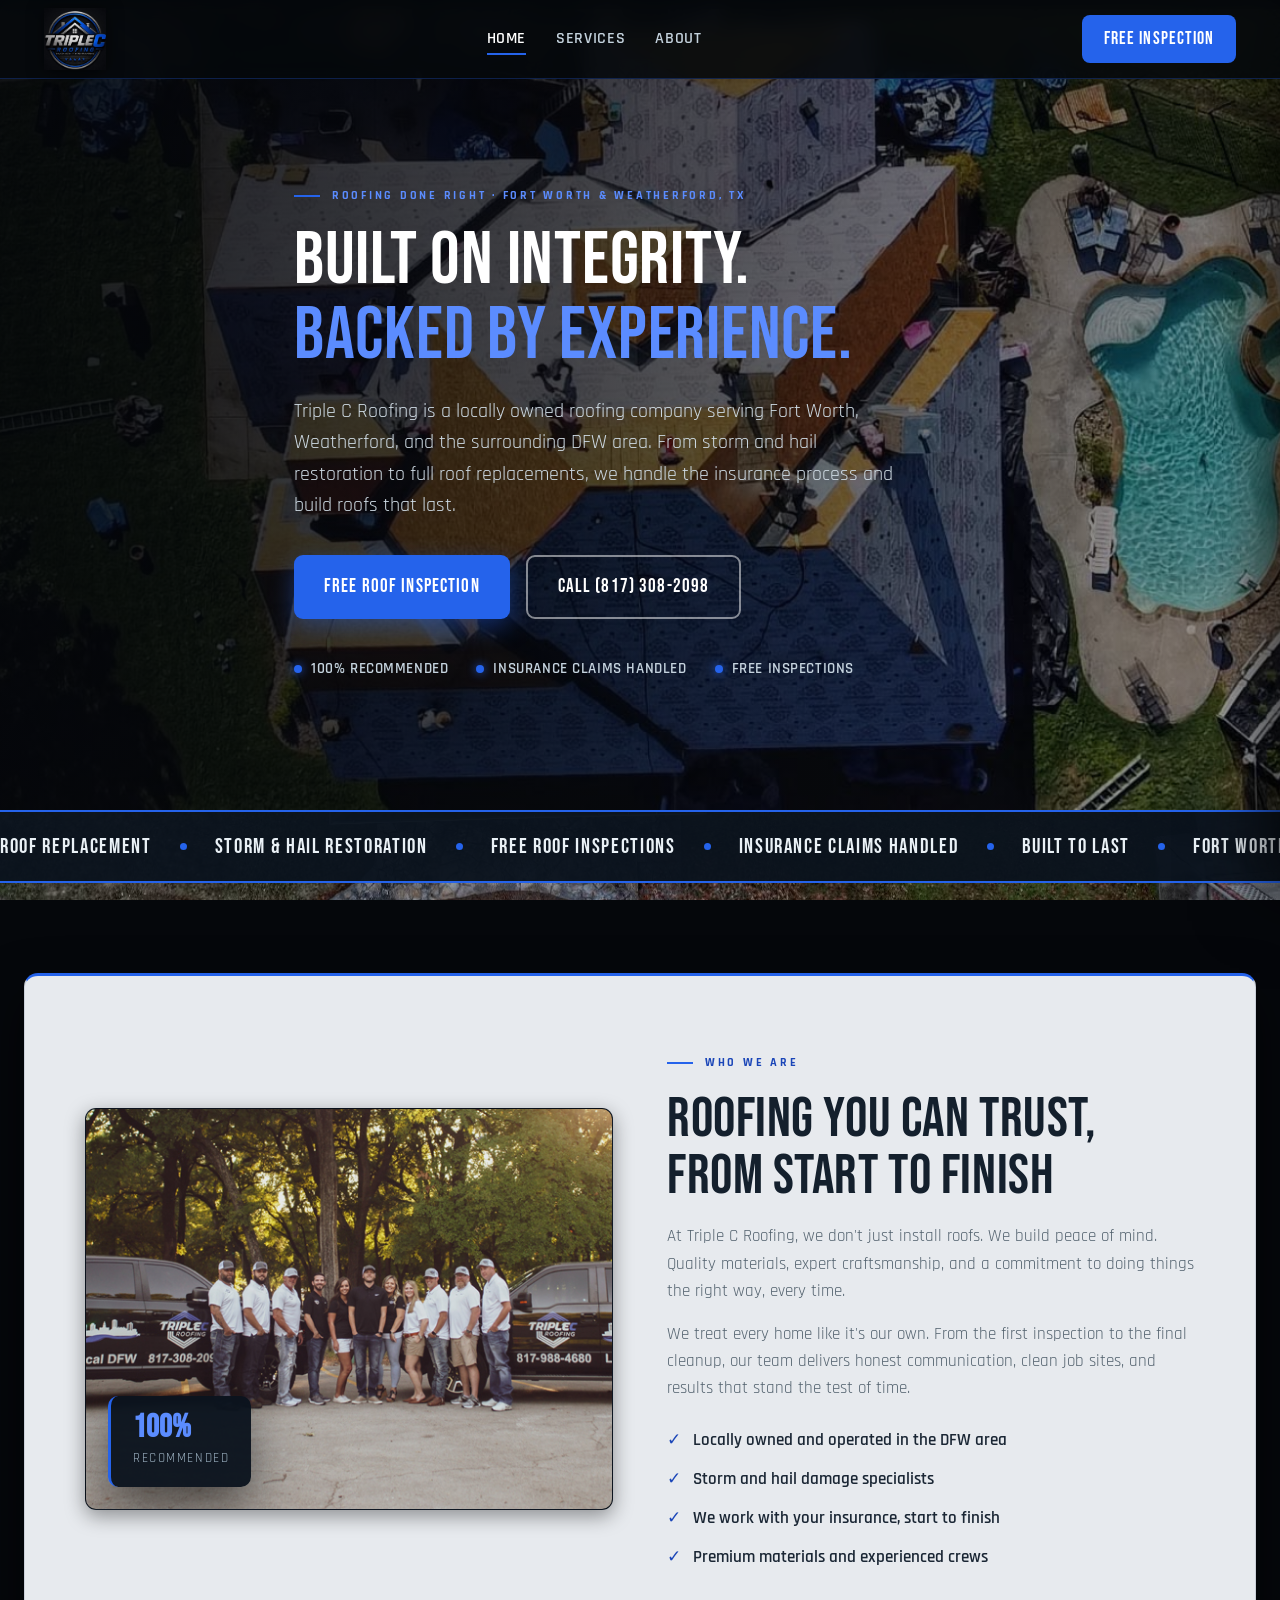
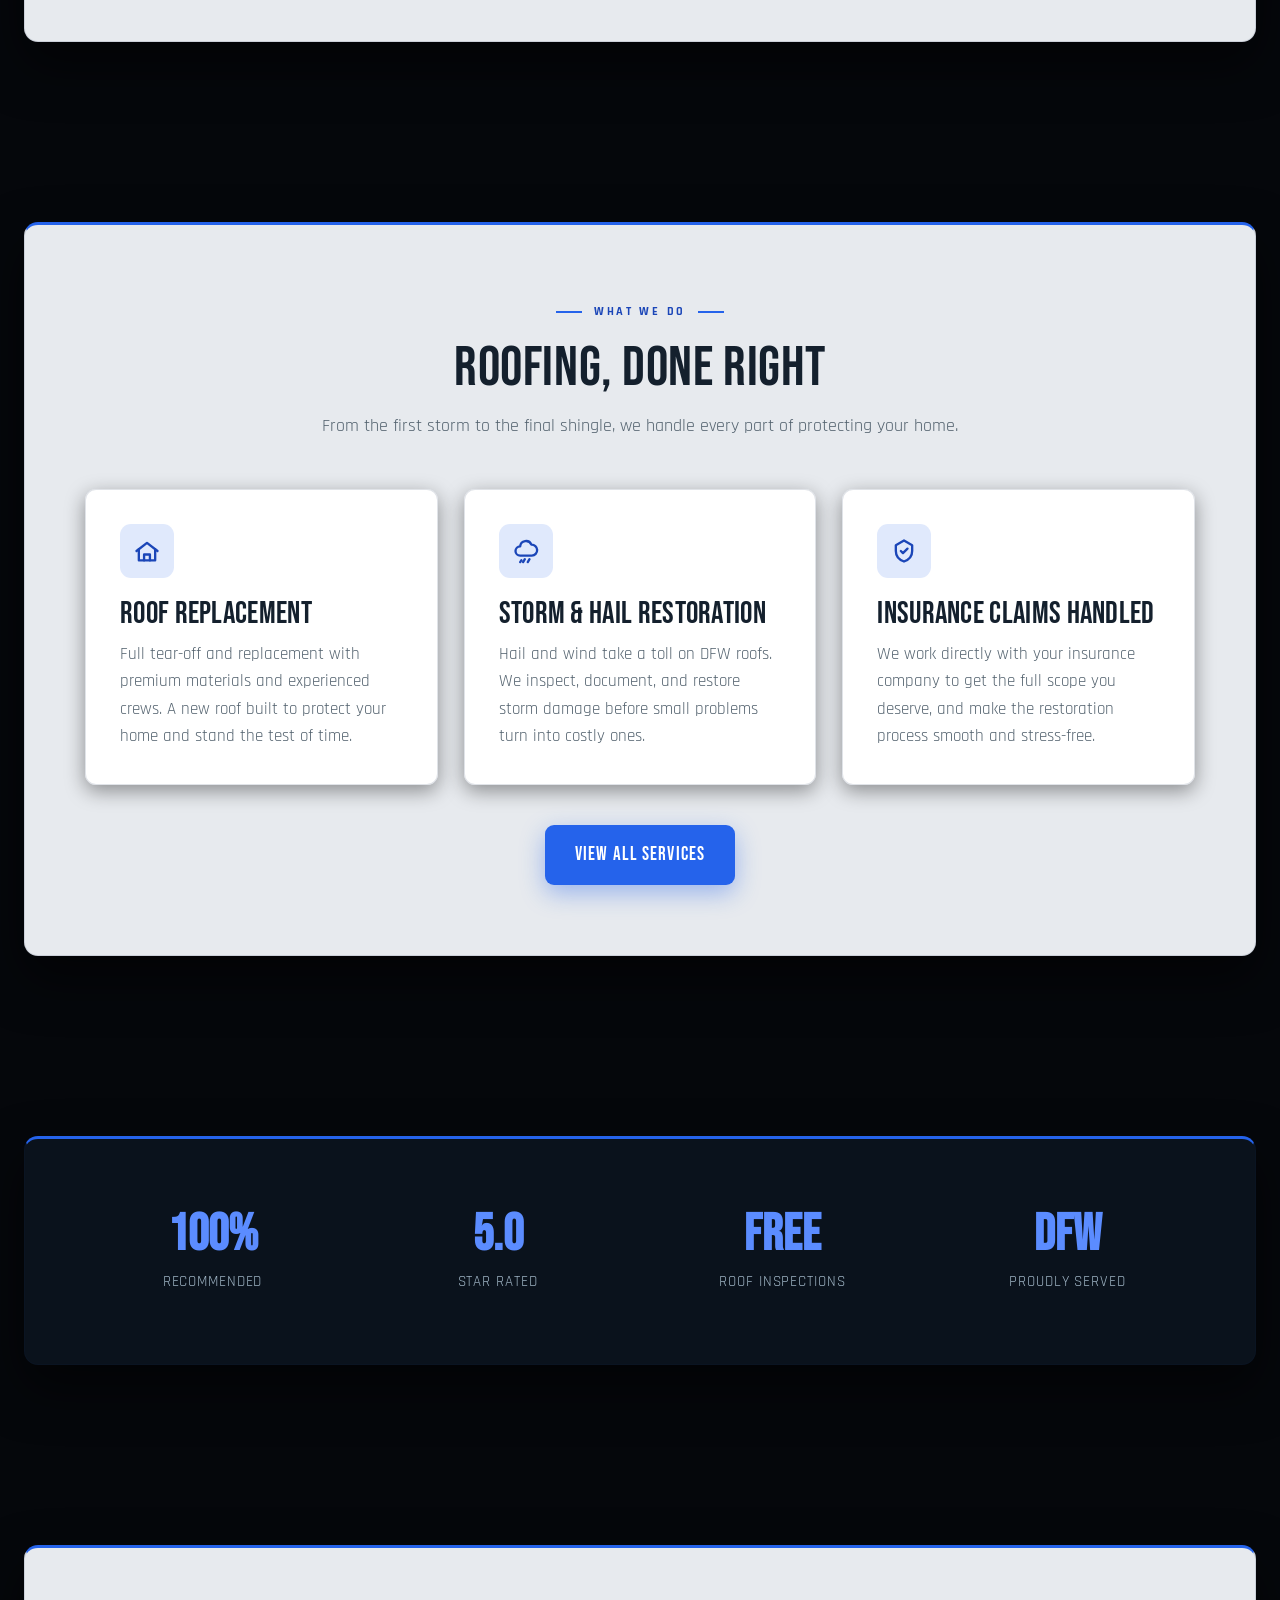
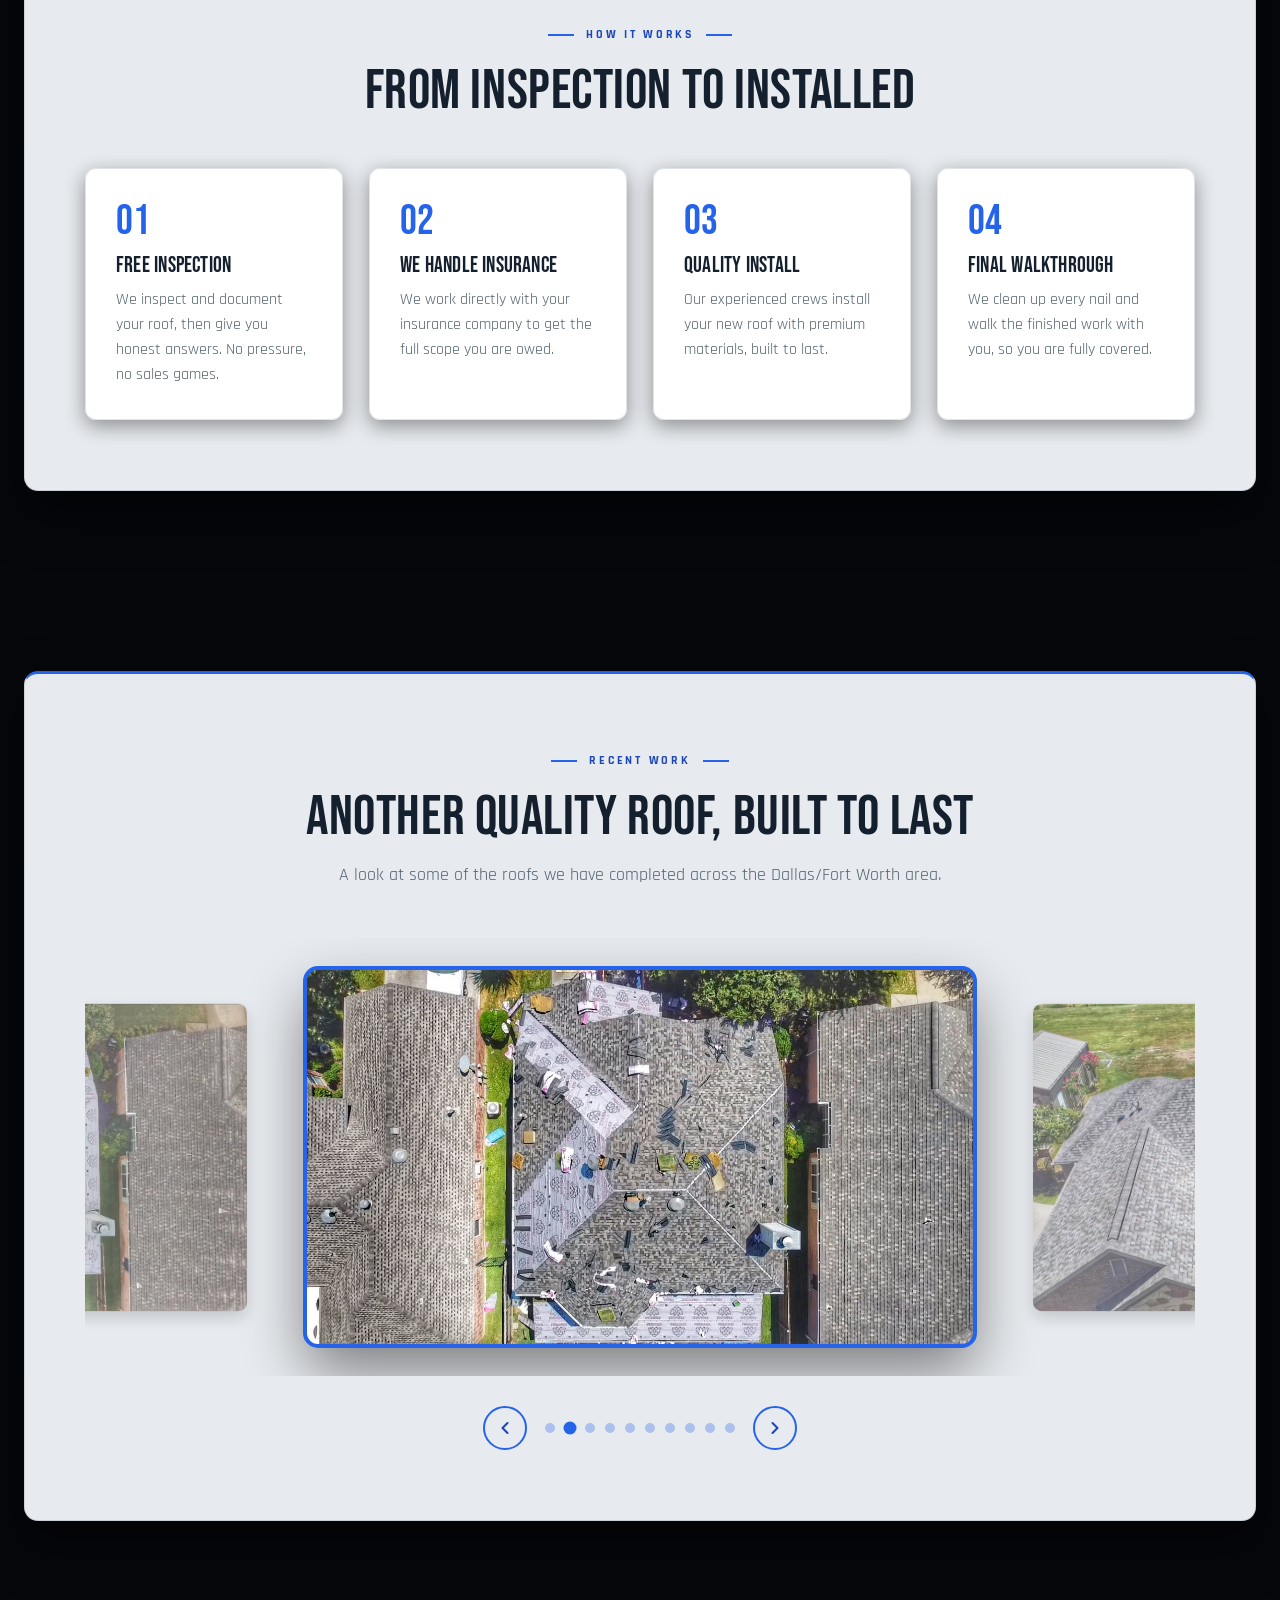
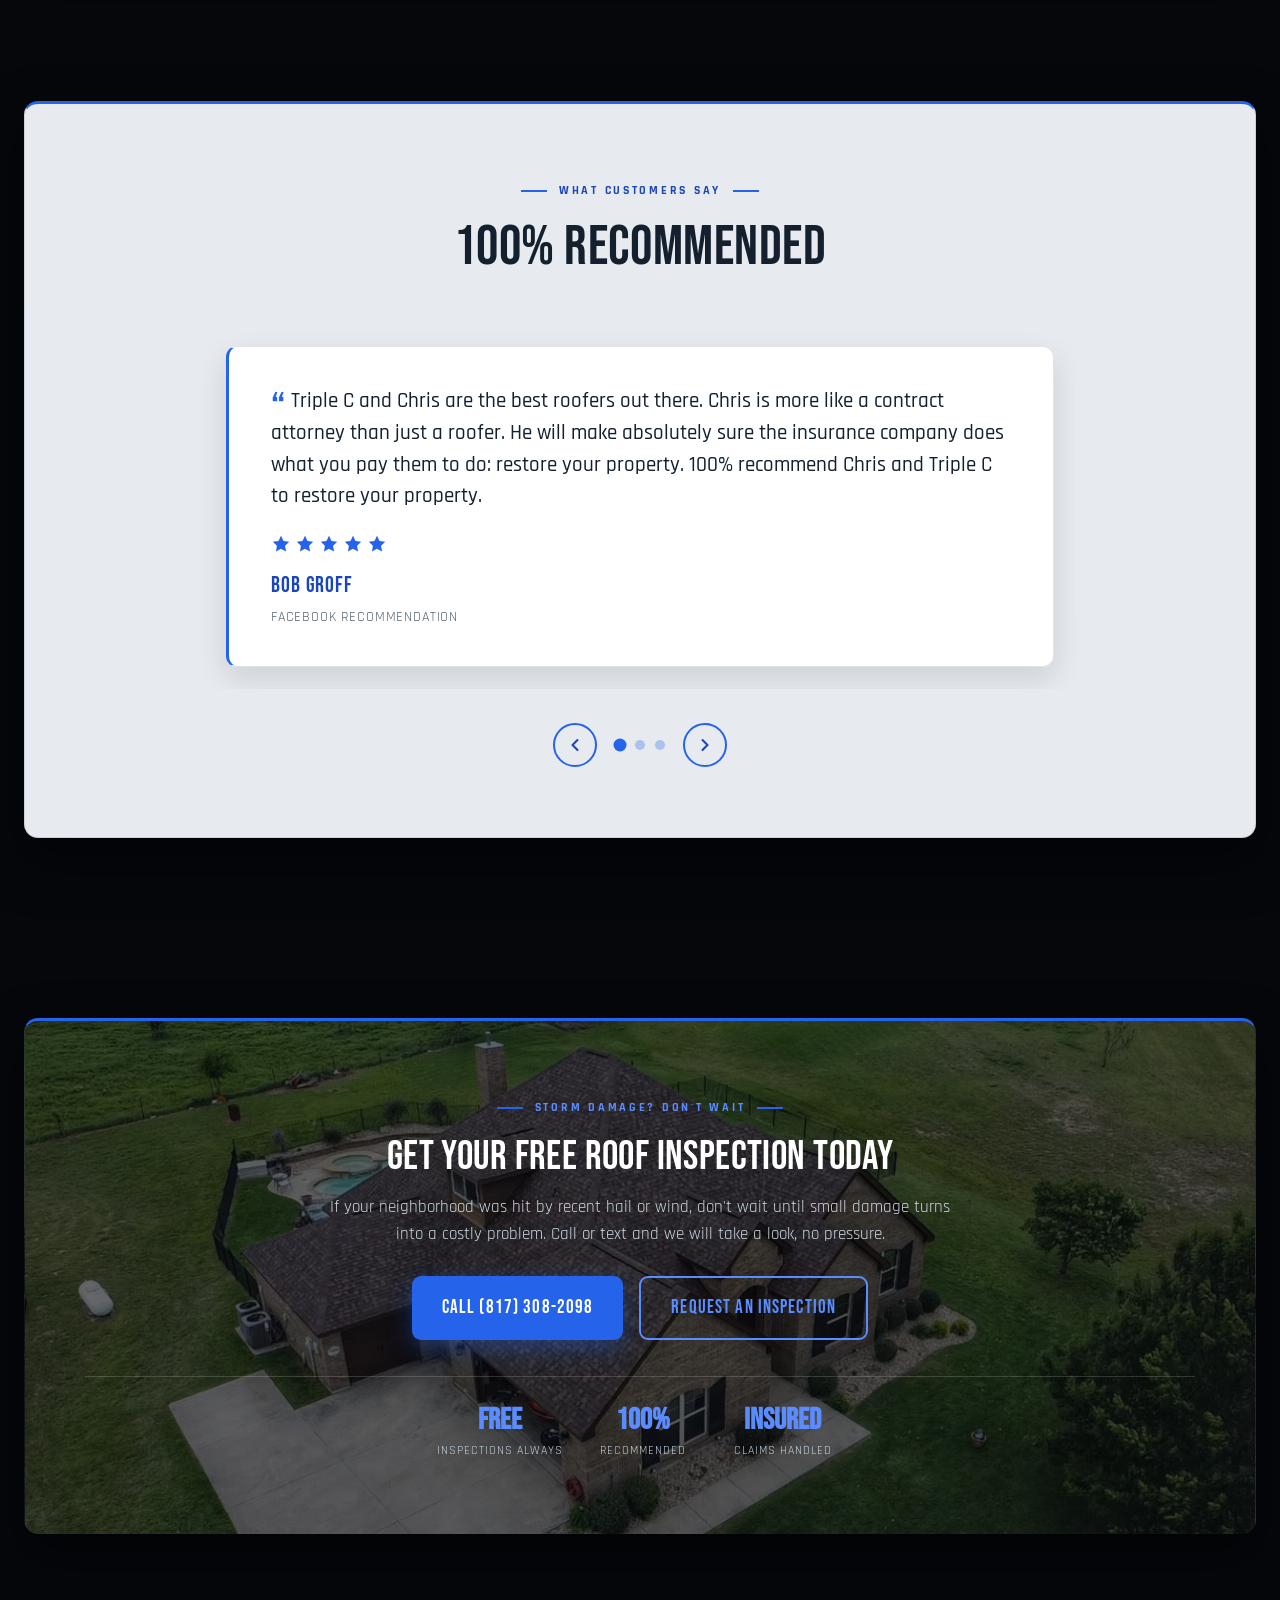
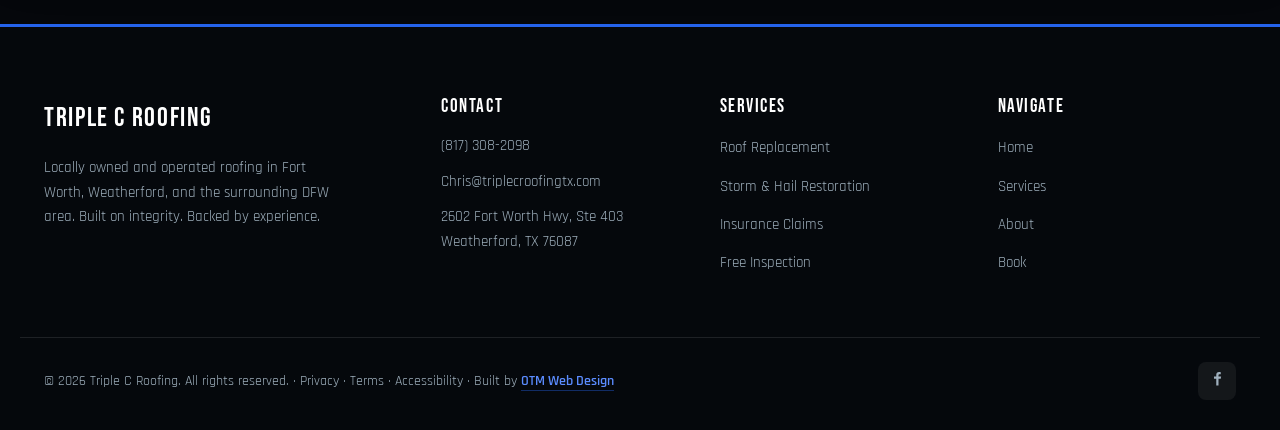
<file: index.html>
<!DOCTYPE html>
<html lang="en">
<head>
  <meta charset="UTF-8">
  <meta name="viewport" content="width=device-width, initial-scale=1.0">

  <title>Roofing in Fort Worth &amp; Weatherford, TX | Triple C Roofing</title>
  <meta name="description" content="Triple C Roofing is a locally owned Fort Worth and Weatherford, TX roofer. Roof replacement, storm and hail restoration, free inspections, and insurance claims handled.">
  <link rel="canonical" href="https://one-true-mission.github.io/triplec-roofing/">

  <link rel="preconnect" href="https://fonts.googleapis.com">
  <link rel="preconnect" href="https://fonts.gstatic.com" crossorigin>
  <link href="https://fonts.googleapis.com/css2?family=Bebas+Neue&family=Rajdhani:wght@400;500;600;700&display=swap" rel="stylesheet">

  <meta property="og:type" content="website">
  <meta property="og:site_name" content="Triple C Roofing">
  <meta property="og:title" content="Roofing in Fort Worth &amp; Weatherford, TX | Triple C Roofing">
  <meta property="og:description" content="Locally owned Fort Worth and Weatherford roofer. Roof replacement, storm and hail restoration, free inspections, and insurance claims handled.">
  <meta property="og:url" content="https://one-true-mission.github.io/triplec-roofing/">
  <meta property="og:image" content="https://one-true-mission.github.io/triplec-roofing/assets/og-image.jpg">
  <meta name="twitter:card" content="summary_large_image">
  <meta name="twitter:title" content="Roofing in Fort Worth &amp; Weatherford, TX | Triple C Roofing">
  <meta name="twitter:description" content="Locally owned DFW roofer. Storm restoration, replacements, free inspections, insurance handled.">
  <meta name="twitter:image" content="https://one-true-mission.github.io/triplec-roofing/assets/og-image.jpg">

  <script type="application/ld+json">
  {
    "@context": "https://schema.org",
    "@type": "RoofingContractor",
    "name": "Triple C Roofing",
    "description": "Locally owned and operated roofing company serving Fort Worth, Weatherford, and the surrounding Dallas/Fort Worth area. Roof replacement, storm and hail damage restoration, free inspections, and insurance claim assistance.",
    "url": "https://one-true-mission.github.io/triplec-roofing/",
    "logo": "https://one-true-mission.github.io/triplec-roofing/assets/logo.png",
    "image": "https://one-true-mission.github.io/triplec-roofing/assets/og-image.jpg",
    "telephone": "+1-817-308-2098",
    "email": "Chris@triplecroofingtx.com",
    "priceRange": "$$",
    "slogan": "Built on Integrity. Backed by Experience.",
    "founder": { "@type": "Person", "name": "Chris Sarchet" },
    "address": {
      "@type": "PostalAddress",
      "streetAddress": "2602 Fort Worth Highway, Suite 403",
      "addressLocality": "Weatherford",
      "addressRegion": "TX",
      "postalCode": "76087",
      "addressCountry": "US"
    },
    "areaServed": [
      { "@type": "City", "name": "Fort Worth" },
      { "@type": "City", "name": "Weatherford" },
      { "@type": "City", "name": "Rockwall" },
      { "@type": "City", "name": "Grand Prairie" }
    ],
    "aggregateRating": {
      "@type": "AggregateRating",
      "ratingValue": "5.0",
      "reviewCount": "19"
    },
    "sameAs": [
      "https://www.facebook.com/TripleCRoofingTX"
    ]
  }
  </script>

  <link rel="stylesheet" href="styles.css">
</head>
<body data-page="home">

  <!-- NAV -->
  <nav class="nav">
    <div class="nav-inner">
      <a class="brand" href="index.html" aria-label="Triple C Roofing home">
        <img src="assets/logo.png" alt="Triple C Roofing logo" onerror="this.style.display='none'">
      </a>
      <ul class="nav-links">
        <li><a href="index.html" data-nav="home">Home</a></li>
        <li><a href="services.html" data-nav="services">Services</a></li>
        <li><a href="about.html" data-nav="about">About</a></li>
      </ul>
      <a href="book.html" class="nav-cta">Free Inspection</a>
      <button class="hamburger" aria-label="Open menu" aria-expanded="false"><span></span><span></span><span></span></button>
    </div>
  </nav>

  <div class="nav-backdrop"></div>
  <aside class="mobile-menu" aria-label="Mobile navigation">
    <a href="index.html" data-nav="home">Home</a>
    <a href="services.html" data-nav="services">Services</a>
    <a href="about.html" data-nav="about">About</a>
    <a href="book.html" data-nav="book">Book</a>
    <a href="book.html" class="btn">Free Inspection</a>
  </aside>

  <!-- HERO -->
  <header class="hero" style="background-image:url('assets/hero-main.jpg')">
    <div class="inner hero-content">
      <span class="eyebrow">Roofing Done Right &middot; Fort Worth &amp; Weatherford, TX</span>
      <h1>Built On Integrity. <span>Backed By Experience.</span></h1>
      <p>Triple C Roofing is a locally owned roofing company serving Fort Worth, Weatherford, and the surrounding DFW area. From storm and hail restoration to full roof replacements, we handle the insurance process and build roofs that last.</p>
      <div class="hero-actions">
        <a href="book.html" class="btn btn-primary">Free Roof Inspection</a>
        <a href="tel:+18173082098" class="btn btn-ghost">Call (817) 308-2098</a>
      </div>
      <div class="hero-trust">
        <span>100% Recommended</span>
        <span>Insurance Claims Handled</span>
        <span>Free Inspections</span>
      </div>
    </div>
  </header>

  <!-- MARQUEE -->
  <div class="marquee" aria-hidden="true">
    <div class="marquee-track">
      <span class="marquee-item">Roof Replacement</span>
      <span class="marquee-item">Storm &amp; Hail Restoration</span>
      <span class="marquee-item">Free Roof Inspections</span>
      <span class="marquee-item">Insurance Claims Handled</span>
      <span class="marquee-item">Built To Last</span>
      <span class="marquee-item">Fort Worth &amp; Weatherford</span>
      <span class="marquee-item">Roof Replacement</span>
      <span class="marquee-item">Storm &amp; Hail Restoration</span>
      <span class="marquee-item">Free Roof Inspections</span>
      <span class="marquee-item">Insurance Claims Handled</span>
      <span class="marquee-item">Built To Last</span>
      <span class="marquee-item">Fort Worth &amp; Weatherford</span>
    </div>
  </div>

  <!-- INTRO -->
  <section>
    <div class="container">
      <div class="intro-grid">
        <div class="intro-media">
          <img src="assets/team.jpg" alt="The Triple C Roofing crew with their branded company trucks in the DFW area" onerror="this.style.display='none'">
          <div class="intro-badge">
            <strong>100%</strong>
            <span>Recommended</span>
          </div>
        </div>
        <div class="intro-copy">
          <span class="eyebrow">Who We Are</span>
          <h2>Roofing You Can Trust, From Start To Finish</h2>
          <p>At Triple C Roofing, we don't just install roofs. We build peace of mind. Quality materials, expert craftsmanship, and a commitment to doing things the right way, every time.</p>
          <p>We treat every home like it's our own. From the first inspection to the final cleanup, our team delivers honest communication, clean job sites, and results that stand the test of time.</p>
          <ul class="intro-list">
            <li>Locally owned and operated in the DFW area</li>
            <li>Storm and hail damage specialists</li>
            <li>We work with your insurance, start to finish</li>
            <li>Premium materials and experienced crews</li>
          </ul>
        </div>
      </div>
    </div>
  </section>

  <!-- SERVICES -->
  <section>
    <div class="container">
      <div class="section-head center">
        <span class="eyebrow eyebrow--center">What We Do</span>
        <h2>Roofing, Done Right</h2>
        <p class="lede">From the first storm to the final shingle, we handle every part of protecting your home.</p>
      </div>
      <div class="card-grid">
        <article class="card">
          <div class="card-icon" aria-hidden="true"><svg viewBox="0 0 24 24" fill="none" stroke="currentColor" stroke-width="2" stroke-linecap="round" stroke-linejoin="round"><path d="M3 12l9-7 9 7"/><path d="M5 10.5V20h14v-9.5"/><path d="M9.5 20v-5h5v5"/></svg></div>
          <h3>Roof Replacement</h3>
          <p>Full tear-off and replacement with premium materials and experienced crews. A new roof built to protect your home and stand the test of time.</p>
        </article>
        <article class="card">
          <div class="card-icon" aria-hidden="true"><svg viewBox="0 0 24 24" fill="none" stroke="currentColor" stroke-width="2" stroke-linecap="round" stroke-linejoin="round"><path d="M7 16a4 4 0 0 1 0-8 5 5 0 0 1 9.6-1.5A3.5 3.5 0 0 1 17 16z"/><path d="M11 19l-1.5 2.5M15 19l-1.5 2.5M8 20l-1 1.5"/></svg></div>
          <h3>Storm &amp; Hail Restoration</h3>
          <p>Hail and wind take a toll on DFW roofs. We inspect, document, and restore storm damage before small problems turn into costly ones.</p>
        </article>
        <article class="card">
          <div class="card-icon" aria-hidden="true"><svg viewBox="0 0 24 24" fill="none" stroke="currentColor" stroke-width="2" stroke-linecap="round" stroke-linejoin="round"><path d="M12 3l7 4v5c0 4.4-3 7.6-7 9-4-1.4-7-4.6-7-9V7z"/><path d="M9.3 12l1.8 1.8L15 10"/></svg></div>
          <h3>Insurance Claims Handled</h3>
          <p>We work directly with your insurance company to get the full scope you deserve, and make the restoration process smooth and stress-free.</p>
        </article>
      </div>
      <div class="services-more">
        <a href="services.html" class="btn btn-primary">View All Services</a>
      </div>
    </div>
  </section>

  <!-- STATS -->
  <section>
    <div class="container container--deep">
      <div class="stats-grid">
        <div class="stat"><strong>100%</strong><span>Recommended</span></div>
        <div class="stat"><strong>5.0</strong><span>Star Rated</span></div>
        <div class="stat"><strong>Free</strong><span>Roof Inspections</span></div>
        <div class="stat"><strong>DFW</strong><span>Proudly Served</span></div>
      </div>
    </div>
  </section>

  <!-- PROCESS -->
  <section>
    <div class="container">
      <div class="section-head center">
        <span class="eyebrow eyebrow--center">How It Works</span>
        <h2>From Inspection To Installed</h2>
      </div>
      <div class="process-grid">
        <div class="step"><span class="step-num">01</span><h3>Free Inspection</h3><p>We inspect and document your roof, then give you honest answers. No pressure, no sales games.</p></div>
        <div class="step"><span class="step-num">02</span><h3>We Handle Insurance</h3><p>We work directly with your insurance company to get the full scope you are owed.</p></div>
        <div class="step"><span class="step-num">03</span><h3>Quality Install</h3><p>Our experienced crews install your new roof with premium materials, built to last.</p></div>
        <div class="step"><span class="step-num">04</span><h3>Final Walkthrough</h3><p>We clean up every nail and walk the finished work with you, so you are fully covered.</p></div>
      </div>
    </div>
  </section>

  <!-- GALLERY -->
  <section>
    <div class="container">
      <div class="section-head center">
        <span class="eyebrow eyebrow--center">Recent Work</span>
        <h2>Another Quality Roof, Built To Last</h2>
        <p class="lede">A look at some of the roofs we have completed across the Dallas/Fort Worth area.</p>
      </div>
      <div class="car-viewport" data-gallery>
        <div class="car-track">
          <div class="car-slide" style="background-image:url('assets/gallery-1.jpg')" role="img" aria-label="Completed roof replacement on a Texas home"></div>
          <div class="car-slide" style="background-image:url('assets/gallery-2.jpg')" role="img" aria-label="Aerial view of a finished architectural shingle roof"></div>
          <div class="car-slide" style="background-image:url('assets/gallery-3.jpg')" role="img" aria-label="New roof and ridge line on a brick home"></div>
          <div class="car-slide" style="background-image:url('assets/gallery-4.jpg')" role="img" aria-label="Crew completing a roof installation"></div>
          <div class="car-slide" style="background-image:url('assets/gallery-5.jpg')" role="img" aria-label="Close-up of fresh shingle detail and flashing"></div>
          <div class="car-slide" style="background-image:url('assets/gallery-6.jpg')" role="img" aria-label="Finished roof replacement with a clean job site"></div>
          <div class="car-slide" style="background-image:url('assets/gallery-7.jpg')" role="img" aria-label="New roof on a Dallas/Fort Worth area home"></div>
          <div class="car-slide" style="background-image:url('assets/gallery-8.jpg')" role="img" aria-label="Roof replacement in progress by the Triple C crew"></div>
          <div class="car-slide" style="background-image:url('assets/gallery-9.jpg')" role="img" aria-label="Completed architectural shingle roof"></div>
          <div class="car-slide" style="background-image:url('assets/gallery-10.jpg')" role="img" aria-label="Aerial view of a finished Triple C roof"></div>
        </div>
      </div>
      <div class="car-controls">
        <button class="car-btn" data-car-prev aria-label="Previous photo"><svg viewBox="0 0 24 24" fill="none" stroke="currentColor" stroke-width="2.5" stroke-linecap="round" stroke-linejoin="round"><path d="M15 18l-6-6 6-6"/></svg></button>
        <div class="car-dots">
          <button class="car-dot is-active" aria-label="Photo 1"></button>
          <button class="car-dot" aria-label="Photo 2"></button>
          <button class="car-dot" aria-label="Photo 3"></button>
          <button class="car-dot" aria-label="Photo 4"></button>
          <button class="car-dot" aria-label="Photo 5"></button>
          <button class="car-dot" aria-label="Photo 6"></button>
          <button class="car-dot" aria-label="Photo 7"></button>
          <button class="car-dot" aria-label="Photo 8"></button>
          <button class="car-dot" aria-label="Photo 9"></button>
          <button class="car-dot" aria-label="Photo 10"></button>
        </div>
        <button class="car-btn" data-car-next aria-label="Next photo"><svg viewBox="0 0 24 24" fill="none" stroke="currentColor" stroke-width="2.5" stroke-linecap="round" stroke-linejoin="round"><path d="M9 6l6 6-6 6"/></svg></button>
      </div>
    </div>
  </section>

  <!-- REVIEWS -->
  <section>
    <div class="container">
      <div class="section-head center">
        <span class="eyebrow eyebrow--center">What Customers Say</span>
        <h2>100% Recommended</h2>
      </div>
      <div class="reviews-viewport" data-reviews>
        <div class="reviews-track">
          <div class="review">
            <div class="review-card">
            <p class="review-quote">Triple C and Chris are the best roofers out there. Chris is more like a contract attorney than just a roofer. He will make absolutely sure the insurance company does what you pay them to do: restore your property. 100% recommend Chris and Triple C to restore your property.</p>
            <div class="review-stars" aria-label="5 out of 5 stars">
              <svg viewBox="0 0 24 24" fill="currentColor"><path d="M12 2l3 6.3 6.9 1-5 4.9 1.2 6.8L12 17.8 5.9 21l1.2-6.8-5-4.9 6.9-1z"/></svg>
              <svg viewBox="0 0 24 24" fill="currentColor"><path d="M12 2l3 6.3 6.9 1-5 4.9 1.2 6.8L12 17.8 5.9 21l1.2-6.8-5-4.9 6.9-1z"/></svg>
              <svg viewBox="0 0 24 24" fill="currentColor"><path d="M12 2l3 6.3 6.9 1-5 4.9 1.2 6.8L12 17.8 5.9 21l1.2-6.8-5-4.9 6.9-1z"/></svg>
              <svg viewBox="0 0 24 24" fill="currentColor"><path d="M12 2l3 6.3 6.9 1-5 4.9 1.2 6.8L12 17.8 5.9 21l1.2-6.8-5-4.9 6.9-1z"/></svg>
              <svg viewBox="0 0 24 24" fill="currentColor"><path d="M12 2l3 6.3 6.9 1-5 4.9 1.2 6.8L12 17.8 5.9 21l1.2-6.8-5-4.9 6.9-1z"/></svg>
            </div>
            <div class="review-name">Bob Groff</div>
            <div class="review-meta">Facebook Recommendation</div>
            </div>
          </div>
          <div class="review">
            <div class="review-card">
            <p class="review-quote">Had a great experience with Triple C Roofing! They were professional, on time, and did quality work on our roof. Everything was completed as promised, and the clean-up was spotless. Highly recommend for anyone needing reliable roofing services!</p>
            <div class="review-stars" aria-label="5 out of 5 stars">
              <svg viewBox="0 0 24 24" fill="currentColor"><path d="M12 2l3 6.3 6.9 1-5 4.9 1.2 6.8L12 17.8 5.9 21l1.2-6.8-5-4.9 6.9-1z"/></svg>
              <svg viewBox="0 0 24 24" fill="currentColor"><path d="M12 2l3 6.3 6.9 1-5 4.9 1.2 6.8L12 17.8 5.9 21l1.2-6.8-5-4.9 6.9-1z"/></svg>
              <svg viewBox="0 0 24 24" fill="currentColor"><path d="M12 2l3 6.3 6.9 1-5 4.9 1.2 6.8L12 17.8 5.9 21l1.2-6.8-5-4.9 6.9-1z"/></svg>
              <svg viewBox="0 0 24 24" fill="currentColor"><path d="M12 2l3 6.3 6.9 1-5 4.9 1.2 6.8L12 17.8 5.9 21l1.2-6.8-5-4.9 6.9-1z"/></svg>
              <svg viewBox="0 0 24 24" fill="currentColor"><path d="M12 2l3 6.3 6.9 1-5 4.9 1.2 6.8L12 17.8 5.9 21l1.2-6.8-5-4.9 6.9-1z"/></svg>
            </div>
            <div class="review-name">Mathew Taylor</div>
            <div class="review-meta">Facebook Recommendation</div>
            </div>
          </div>
          <div class="review">
            <div class="review-card">
            <p class="review-quote">I highly recommend Jason and his crew for your roofing job. Professional from start to finish and a pleasure to work with.</p>
            <div class="review-stars" aria-label="5 out of 5 stars">
              <svg viewBox="0 0 24 24" fill="currentColor"><path d="M12 2l3 6.3 6.9 1-5 4.9 1.2 6.8L12 17.8 5.9 21l1.2-6.8-5-4.9 6.9-1z"/></svg>
              <svg viewBox="0 0 24 24" fill="currentColor"><path d="M12 2l3 6.3 6.9 1-5 4.9 1.2 6.8L12 17.8 5.9 21l1.2-6.8-5-4.9 6.9-1z"/></svg>
              <svg viewBox="0 0 24 24" fill="currentColor"><path d="M12 2l3 6.3 6.9 1-5 4.9 1.2 6.8L12 17.8 5.9 21l1.2-6.8-5-4.9 6.9-1z"/></svg>
              <svg viewBox="0 0 24 24" fill="currentColor"><path d="M12 2l3 6.3 6.9 1-5 4.9 1.2 6.8L12 17.8 5.9 21l1.2-6.8-5-4.9 6.9-1z"/></svg>
              <svg viewBox="0 0 24 24" fill="currentColor"><path d="M12 2l3 6.3 6.9 1-5 4.9 1.2 6.8L12 17.8 5.9 21l1.2-6.8-5-4.9 6.9-1z"/></svg>
            </div>
            <div class="review-name">Pat Spence</div>
            <div class="review-meta">Facebook Recommendation</div>
            </div>
          </div>
        </div>
      </div>
      <div class="reviews-controls">
        <button class="rev-btn" data-rev-prev aria-label="Previous review"><svg viewBox="0 0 24 24" fill="none" stroke="currentColor" stroke-width="2.5" stroke-linecap="round" stroke-linejoin="round"><path d="M15 18l-6-6 6-6"/></svg></button>
        <div class="rev-dots">
          <button class="rev-dot is-active" aria-label="Review 1"></button>
          <button class="rev-dot" aria-label="Review 2"></button>
          <button class="rev-dot" aria-label="Review 3"></button>
        </div>
        <button class="rev-btn" data-rev-next aria-label="Next review"><svg viewBox="0 0 24 24" fill="none" stroke="currentColor" stroke-width="2.5" stroke-linecap="round" stroke-linejoin="round"><path d="M9 6l6 6-6 6"/></svg></button>
      </div>
    </div>
  </section>

  <!-- CTA -->
  <section>
    <div class="container cta">
      <span class="eyebrow eyebrow--center">Storm Damage? Don't Wait</span>
      <h2>Get Your Free Roof Inspection Today</h2>
      <p>If your neighborhood was hit by recent hail or wind, don't wait until small damage turns into a costly problem. Call or text and we will take a look, no pressure.</p>
      <div class="cta-actions">
        <a href="tel:+18173082098" class="btn btn-primary">Call (817) 308-2098</a>
        <a href="book.html" class="btn btn-outline">Request An Inspection</a>
      </div>
      <div class="cta-trust">
        <div><strong>Free</strong><span>Inspections Always</span></div>
        <div><strong>100%</strong><span>Recommended</span></div>
        <div><strong>Insured</strong><span>Claims Handled</span></div>
      </div>
    </div>
  </section>

  <!-- FOOTER -->
  <footer class="footer">
    <div class="footer-grid">
      <div class="footer-brand">
        <span class="brand-mark">TRIPLE C ROOFING</span>
        <p>Locally owned and operated roofing in Fort Worth, Weatherford, and the surrounding DFW area. Built on integrity. Backed by experience.</p>
      </div>
      <div>
        <h4>Contact</h4>
        <ul class="footer-contact">
          <li><a href="tel:+18173082098">(817) 308-2098</a></li>
          <li><a href="mailto:Chris@triplecroofingtx.com">Chris@triplecroofingtx.com</a></li>
          <li><span>2602 Fort Worth Hwy, Ste 403<br>Weatherford, TX 76087</span></li>
        </ul>
      </div>
      <div>
        <h4>Services</h4>
        <ul>
          <li><a href="services.html">Roof Replacement</a></li>
          <li><a href="services.html">Storm &amp; Hail Restoration</a></li>
          <li><a href="services.html">Insurance Claims</a></li>
          <li><a href="book.html">Free Inspection</a></li>
        </ul>
      </div>
      <div>
        <h4>Navigate</h4>
        <ul>
          <li><a href="index.html">Home</a></li>
          <li><a href="services.html">Services</a></li>
          <li><a href="about.html">About</a></li>
          <li><a href="book.html">Book</a></li>
        </ul>
      </div>
    </div>
    <div class="footer-bottom">
      <div>&copy; 2026 Triple C Roofing. All rights reserved. &middot;
        <a href="privacy.html">Privacy</a> &middot;
        <a href="terms.html">Terms</a> &middot;
        <a href="accessibility.html">Accessibility</a> &middot;
        Built by <a href="https://otm-designs.com" target="_blank" rel="noopener">OTM Web Design</a>
      </div>
      <div class="footer-social">
        <a href="https://www.facebook.com/TripleCRoofingTX" target="_blank" rel="noopener" aria-label="Triple C Roofing on Facebook">
          <svg viewBox="0 0 24 24" fill="currentColor"><path d="M14 9h3l.5-3H14V4.5c0-.9.3-1.5 1.6-1.5H17V.3C16.7.2 15.8 0 14.7 0 12.3 0 11 1.4 11 4v2H8v3h3v9h3z"/></svg>
        </a>
      </div>
    </div>
  </footer>

  <a href="tel:+18173082098" class="call-bar">Call Now &middot; (817) 308-2098</a>

  <script src="script.js"></script>
</body>
</html>
</file>
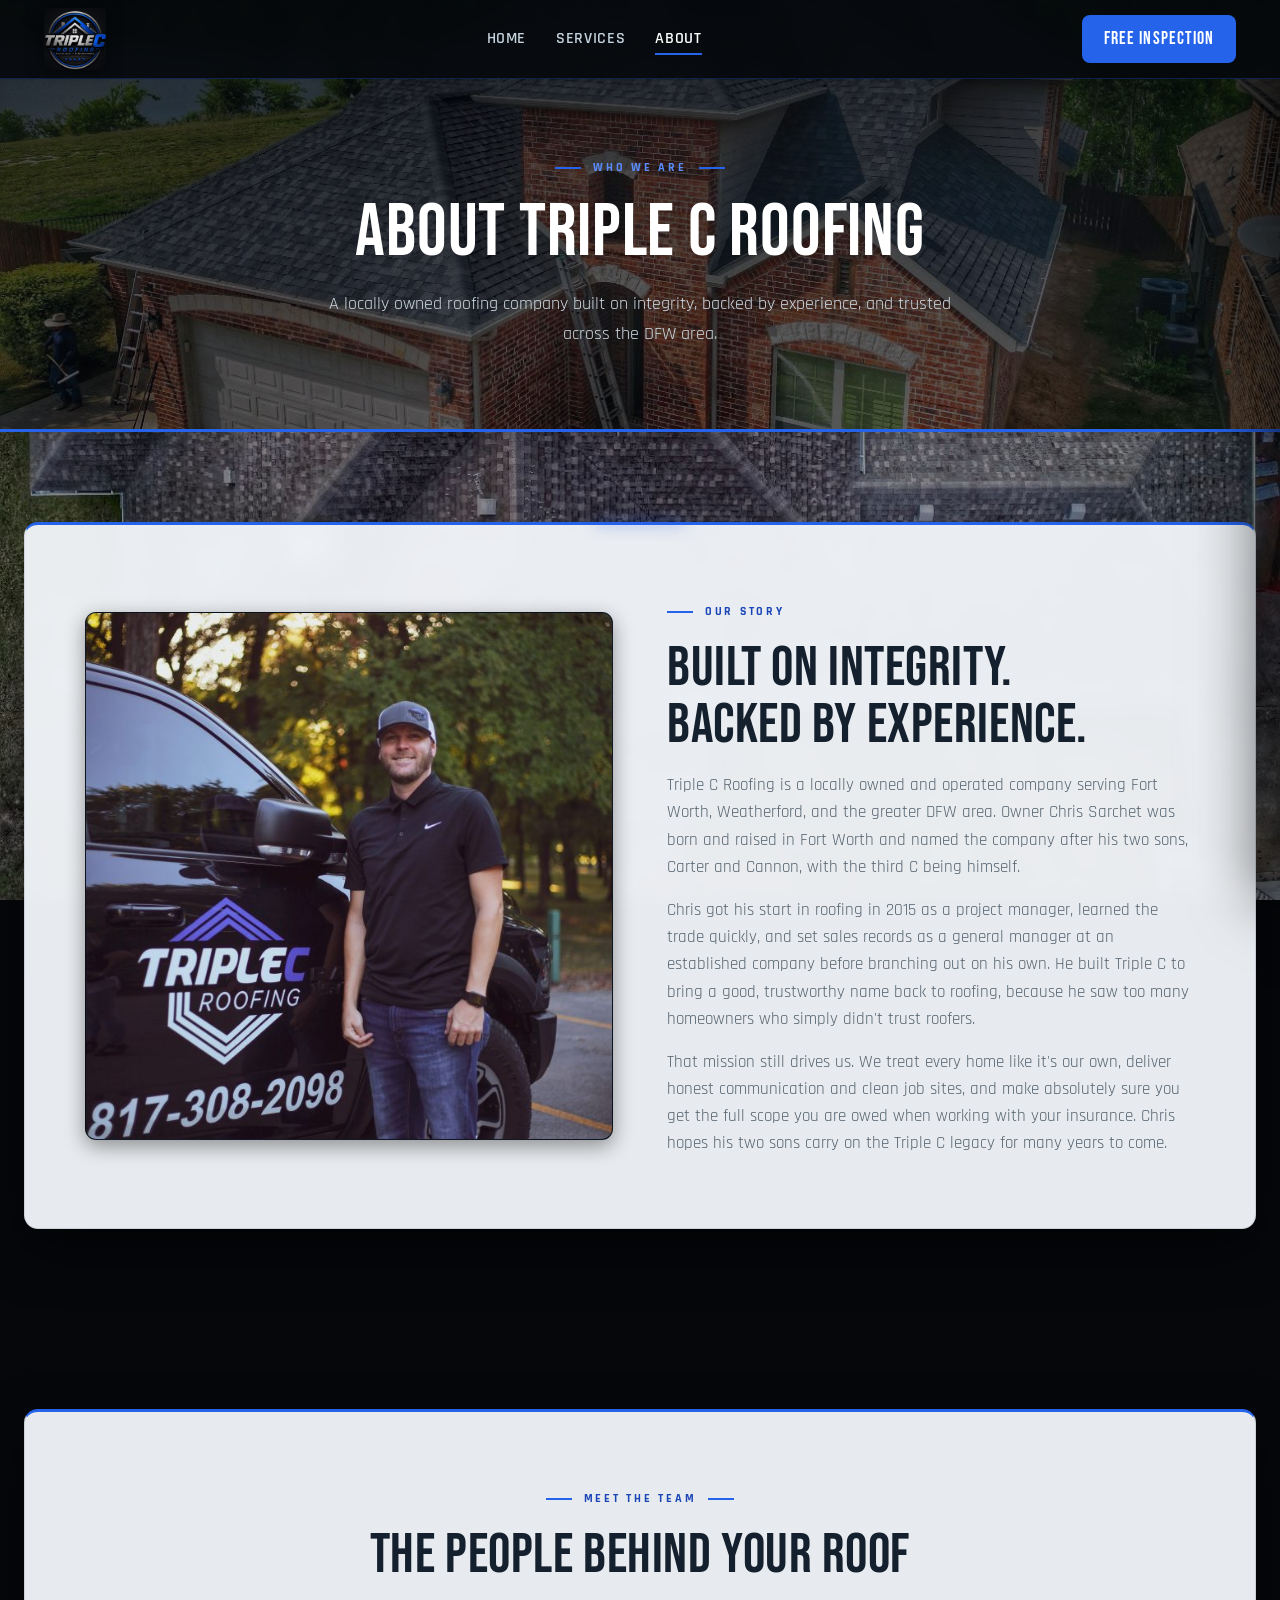
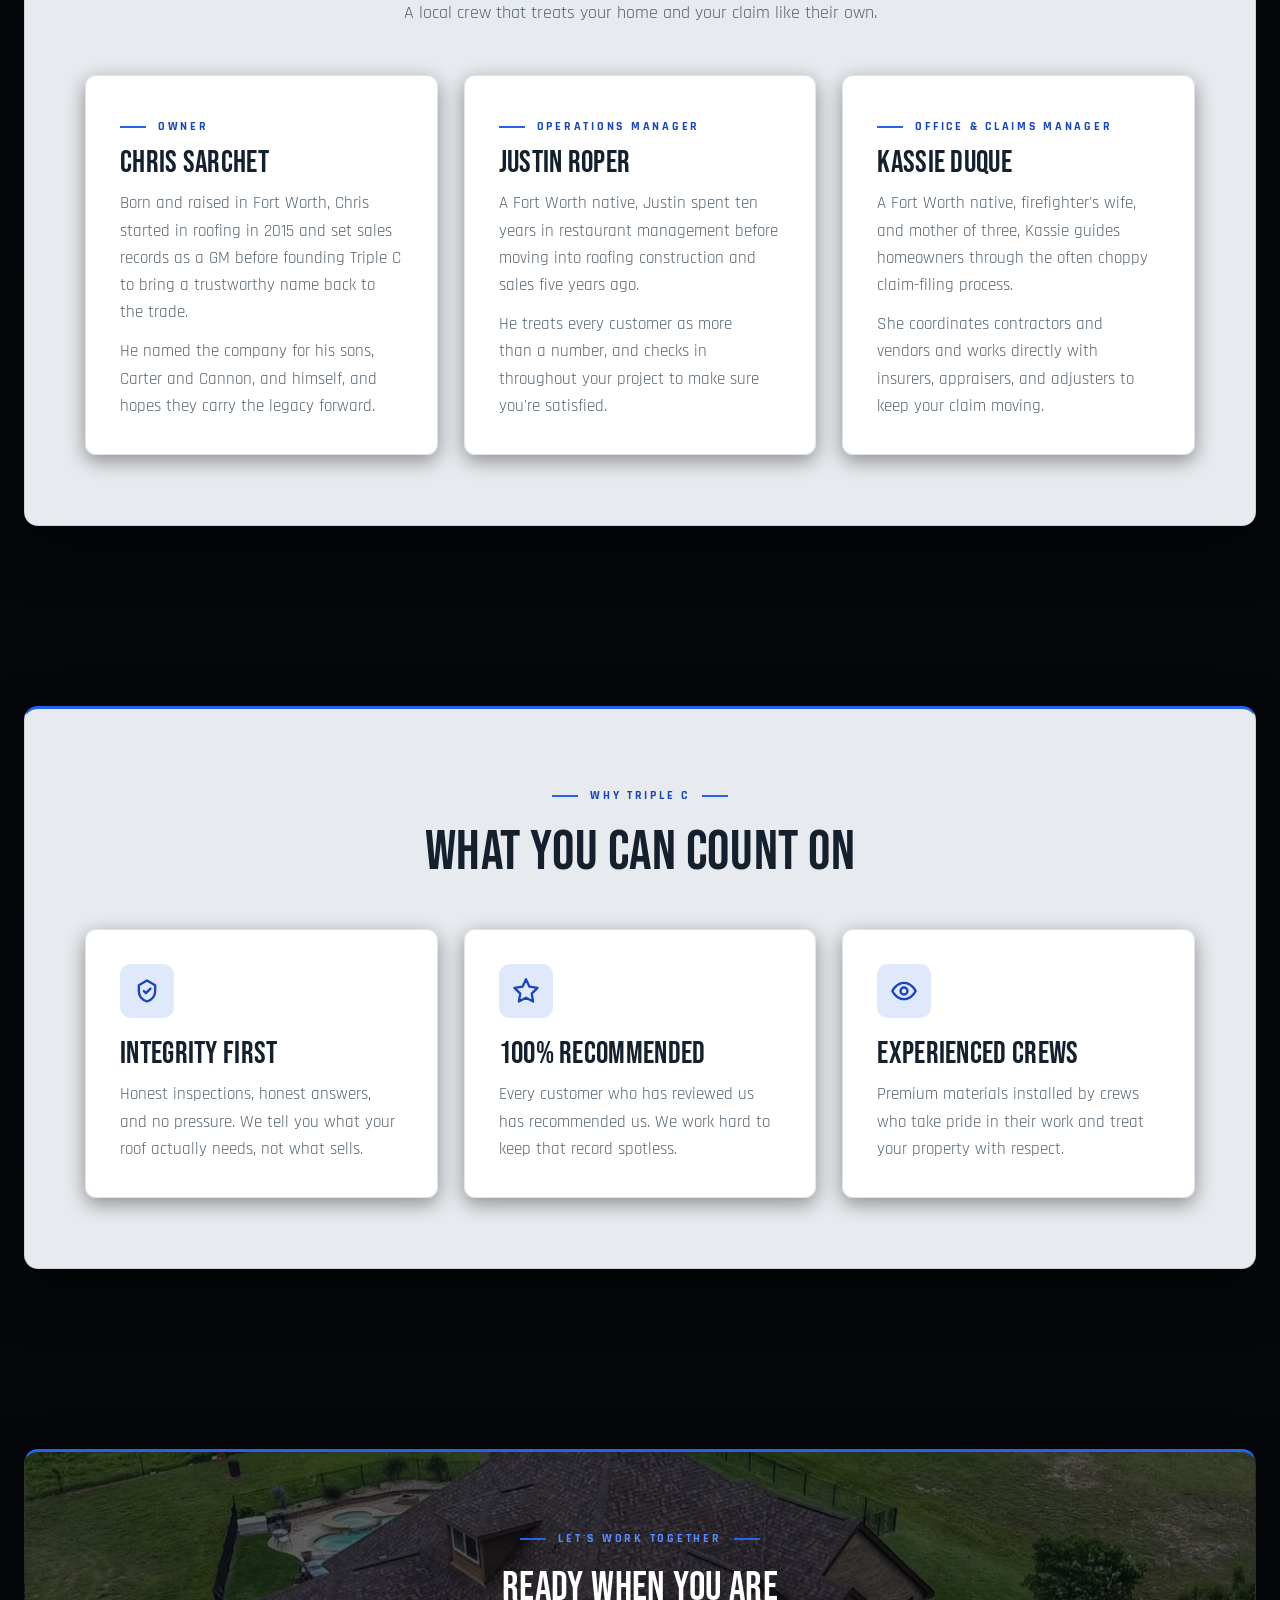
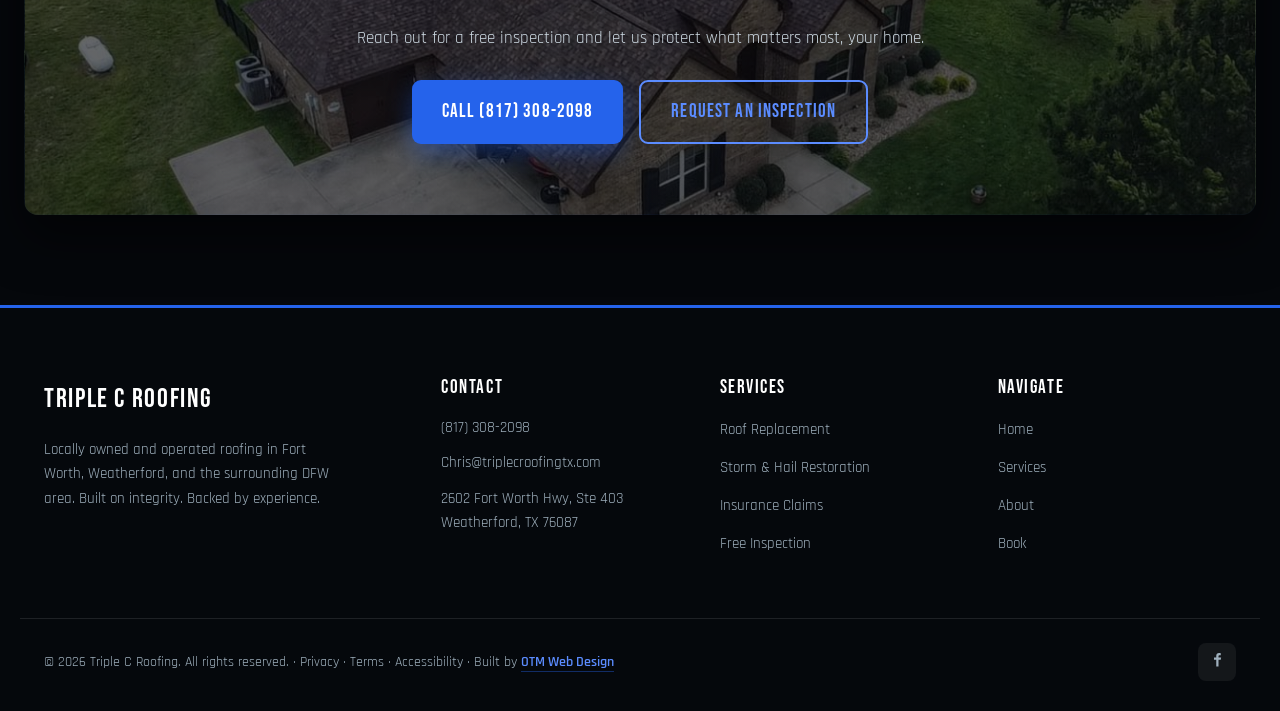
<file: about.html>
<!DOCTYPE html>
<html lang="en">
<head>
  <meta charset="UTF-8">
  <meta name="viewport" content="width=device-width, initial-scale=1.0">

  <title>About | Triple C Roofing | Fort Worth &amp; Weatherford, TX</title>
  <meta name="description" content="Triple C Roofing is a locally owned DFW roofing company led by Chris Sarchet, built on integrity, honest communication, and quality craftsmanship that lasts.">
  <link rel="canonical" href="https://one-true-mission.github.io/triplec-roofing/about.html">

  <link rel="preconnect" href="https://fonts.googleapis.com">
  <link rel="preconnect" href="https://fonts.gstatic.com" crossorigin>
  <link href="https://fonts.googleapis.com/css2?family=Bebas+Neue&family=Rajdhani:wght@400;500;600;700&display=swap" rel="stylesheet">

  <meta property="og:type" content="website">
  <meta property="og:site_name" content="Triple C Roofing">
  <meta property="og:title" content="About | Triple C Roofing">
  <meta property="og:description" content="A locally owned DFW roofing company led by Chris Sarchet, built on integrity and quality craftsmanship.">
  <meta property="og:url" content="https://one-true-mission.github.io/triplec-roofing/about.html">
  <meta property="og:image" content="https://one-true-mission.github.io/triplec-roofing/assets/og-image.jpg">
  <meta name="twitter:card" content="summary_large_image">
  <meta name="twitter:title" content="About | Triple C Roofing">
  <meta name="twitter:description" content="Locally owned DFW roofing, built on integrity.">
  <meta name="twitter:image" content="https://one-true-mission.github.io/triplec-roofing/assets/og-image.jpg">

  <link rel="stylesheet" href="styles.css">
</head>
<body data-page="about">

  <nav class="nav">
    <div class="nav-inner">
      <a class="brand" href="index.html" aria-label="Triple C Roofing home">
        <img src="assets/logo.png" alt="Triple C Roofing logo" onerror="this.style.display='none'">
      </a>
      <ul class="nav-links">
        <li><a href="index.html" data-nav="home">Home</a></li>
        <li><a href="services.html" data-nav="services">Services</a></li>
        <li><a href="about.html" data-nav="about">About</a></li>
      </ul>
      <a href="book.html" class="nav-cta">Free Inspection</a>
      <button class="hamburger" aria-label="Open menu" aria-expanded="false"><span></span><span></span><span></span></button>
    </div>
  </nav>

  <div class="nav-backdrop"></div>
  <aside class="mobile-menu" aria-label="Mobile navigation">
    <a href="index.html" data-nav="home">Home</a>
    <a href="services.html" data-nav="services">Services</a>
    <a href="about.html" data-nav="about">About</a>
    <a href="book.html" data-nav="book">Book</a>
    <a href="book.html" class="btn">Free Inspection</a>
  </aside>

  <header class="page-hero" style="background-image:url('assets/hero-about.jpg')">
    <div class="inner">
      <span class="eyebrow eyebrow--center">Who We Are</span>
      <h1>About Triple C Roofing</h1>
      <p>A locally owned roofing company built on integrity, backed by experience, and trusted across the DFW area.</p>
    </div>
  </header>

  <section>
    <div class="container">
      <div class="intro-grid">
        <div class="intro-media">
          <img src="assets/owner.jpeg" alt="Chris Sarchet, owner of Triple C Roofing, beside a branded company truck" onerror="this.style.display='none'">
        </div>
        <div class="intro-copy">
          <span class="eyebrow">Our Story</span>
          <h2>Built On Integrity. Backed By Experience.</h2>
          <p>Triple C Roofing is a locally owned and operated company serving Fort Worth, Weatherford, and the greater DFW area. Owner Chris Sarchet was born and raised in Fort Worth and named the company after his two sons, Carter and Cannon, with the third C being himself.</p>
          <p>Chris got his start in roofing in 2015 as a project manager, learned the trade quickly, and set sales records as a general manager at an established company before branching out on his own. He built Triple C to bring a good, trustworthy name back to roofing, because he saw too many homeowners who simply didn't trust roofers.</p>
          <p>That mission still drives us. We treat every home like it's our own, deliver honest communication and clean job sites, and make absolutely sure you get the full scope you are owed when working with your insurance. Chris hopes his two sons carry on the Triple C legacy for many years to come.</p>
        </div>
      </div>
    </div>
  </section>

  <section>
    <div class="container">
      <div class="section-head center">
        <span class="eyebrow eyebrow--center">Meet The Team</span>
        <h2>The People Behind Your Roof</h2>
        <p class="lede">A local crew that treats your home and your claim like their own.</p>
      </div>
      <div class="card-grid">
        <article class="card team-card">
          <span class="eyebrow">Owner</span>
          <h3>Chris Sarchet</h3>
          <p>Born and raised in Fort Worth, Chris started in roofing in 2015 and set sales records as a GM before founding Triple C to bring a trustworthy name back to the trade.</p>
          <p>He named the company for his sons, Carter and Cannon, and himself, and hopes they carry the legacy forward.</p>
        </article>
        <article class="card team-card">
          <span class="eyebrow">Operations Manager</span>
          <h3>Justin Roper</h3>
          <p>A Fort Worth native, Justin spent ten years in restaurant management before moving into roofing construction and sales five years ago.</p>
          <p>He treats every customer as more than a number, and checks in throughout your project to make sure you're satisfied.</p>
        </article>
        <article class="card team-card">
          <span class="eyebrow">Office &amp; Claims Manager</span>
          <h3>Kassie Duque</h3>
          <p>A Fort Worth native, firefighter's wife, and mother of three, Kassie guides homeowners through the often choppy claim-filing process.</p>
          <p>She coordinates contractors and vendors and works directly with insurers, appraisers, and adjusters to keep your claim moving.</p>
        </article>
      </div>
    </div>
  </section>

  <section>
    <div class="container">
      <div class="section-head center">
        <span class="eyebrow eyebrow--center">Why Triple C</span>
        <h2>What You Can Count On</h2>
      </div>
      <div class="card-grid">
        <article class="card">
          <div class="card-icon" aria-hidden="true"><svg viewBox="0 0 24 24" fill="none" stroke="currentColor" stroke-width="2" stroke-linecap="round" stroke-linejoin="round"><path d="M12 3l7 4v5c0 4.4-3 7.6-7 9-4-1.4-7-4.6-7-9V7z"/><path d="M9.3 12l1.8 1.8L15 10"/></svg></div>
          <h3>Integrity First</h3>
          <p>Honest inspections, honest answers, and no pressure. We tell you what your roof actually needs, not what sells.</p>
        </article>
        <article class="card">
          <div class="card-icon" aria-hidden="true"><svg viewBox="0 0 24 24" fill="none" stroke="currentColor" stroke-width="2" stroke-linecap="round" stroke-linejoin="round"><path d="M12 2l3 6.3 6.9 1-5 4.9 1.2 6.8L12 17.8 5.9 21l1.2-6.8-5-4.9 6.9-1z"/></svg></div>
          <h3>100% Recommended</h3>
          <p>Every customer who has reviewed us has recommended us. We work hard to keep that record spotless.</p>
        </article>
        <article class="card">
          <div class="card-icon" aria-hidden="true"><svg viewBox="0 0 24 24" fill="none" stroke="currentColor" stroke-width="2" stroke-linecap="round" stroke-linejoin="round"><path d="M2 12s3.5-7 10-7 10 7 10 7-3.5 7-10 7-10-7-10-7z"/><circle cx="12" cy="12" r="3"/></svg></div>
          <h3>Experienced Crews</h3>
          <p>Premium materials installed by crews who take pride in their work and treat your property with respect.</p>
        </article>
      </div>
    </div>
  </section>

  <section>
    <div class="container cta">
      <span class="eyebrow eyebrow--center">Let's Work Together</span>
      <h2>Ready When You Are</h2>
      <p>Reach out for a free inspection and let us protect what matters most, your home.</p>
      <div class="cta-actions">
        <a href="tel:+18173082098" class="btn btn-primary">Call (817) 308-2098</a>
        <a href="book.html" class="btn btn-outline">Request An Inspection</a>
      </div>
    </div>
  </section>

  <footer class="footer">
    <div class="footer-grid">
      <div class="footer-brand">
        <span class="brand-mark">TRIPLE C ROOFING</span>
        <p>Locally owned and operated roofing in Fort Worth, Weatherford, and the surrounding DFW area. Built on integrity. Backed by experience.</p>
      </div>
      <div>
        <h4>Contact</h4>
        <ul class="footer-contact">
          <li><a href="tel:+18173082098">(817) 308-2098</a></li>
          <li><a href="mailto:Chris@triplecroofingtx.com">Chris@triplecroofingtx.com</a></li>
          <li><span>2602 Fort Worth Hwy, Ste 403<br>Weatherford, TX 76087</span></li>
        </ul>
      </div>
      <div>
        <h4>Services</h4>
        <ul>
          <li><a href="services.html">Roof Replacement</a></li>
          <li><a href="services.html">Storm &amp; Hail Restoration</a></li>
          <li><a href="services.html">Insurance Claims</a></li>
          <li><a href="book.html">Free Inspection</a></li>
        </ul>
      </div>
      <div>
        <h4>Navigate</h4>
        <ul>
          <li><a href="index.html">Home</a></li>
          <li><a href="services.html">Services</a></li>
          <li><a href="about.html">About</a></li>
          <li><a href="book.html">Book</a></li>
        </ul>
      </div>
    </div>
    <div class="footer-bottom">
      <div>&copy; 2026 Triple C Roofing. All rights reserved. &middot;
        <a href="privacy.html">Privacy</a> &middot;
        <a href="terms.html">Terms</a> &middot;
        <a href="accessibility.html">Accessibility</a> &middot;
        Built by <a href="https://otm-designs.com" target="_blank" rel="noopener">OTM Web Design</a>
      </div>
      <div class="footer-social">
        <a href="https://www.facebook.com/TripleCRoofingTX" target="_blank" rel="noopener" aria-label="Triple C Roofing on Facebook">
          <svg viewBox="0 0 24 24" fill="currentColor"><path d="M14 9h3l.5-3H14V4.5c0-.9.3-1.5 1.6-1.5H17V.3C16.7.2 15.8 0 14.7 0 12.3 0 11 1.4 11 4v2H8v3h3v9h3z"/></svg>
        </a>
      </div>
    </div>
  </footer>

  <a href="tel:+18173082098" class="call-bar">Call Now &middot; (817) 308-2098</a>

  <script src="script.js"></script>
</body>
</html>
</file>
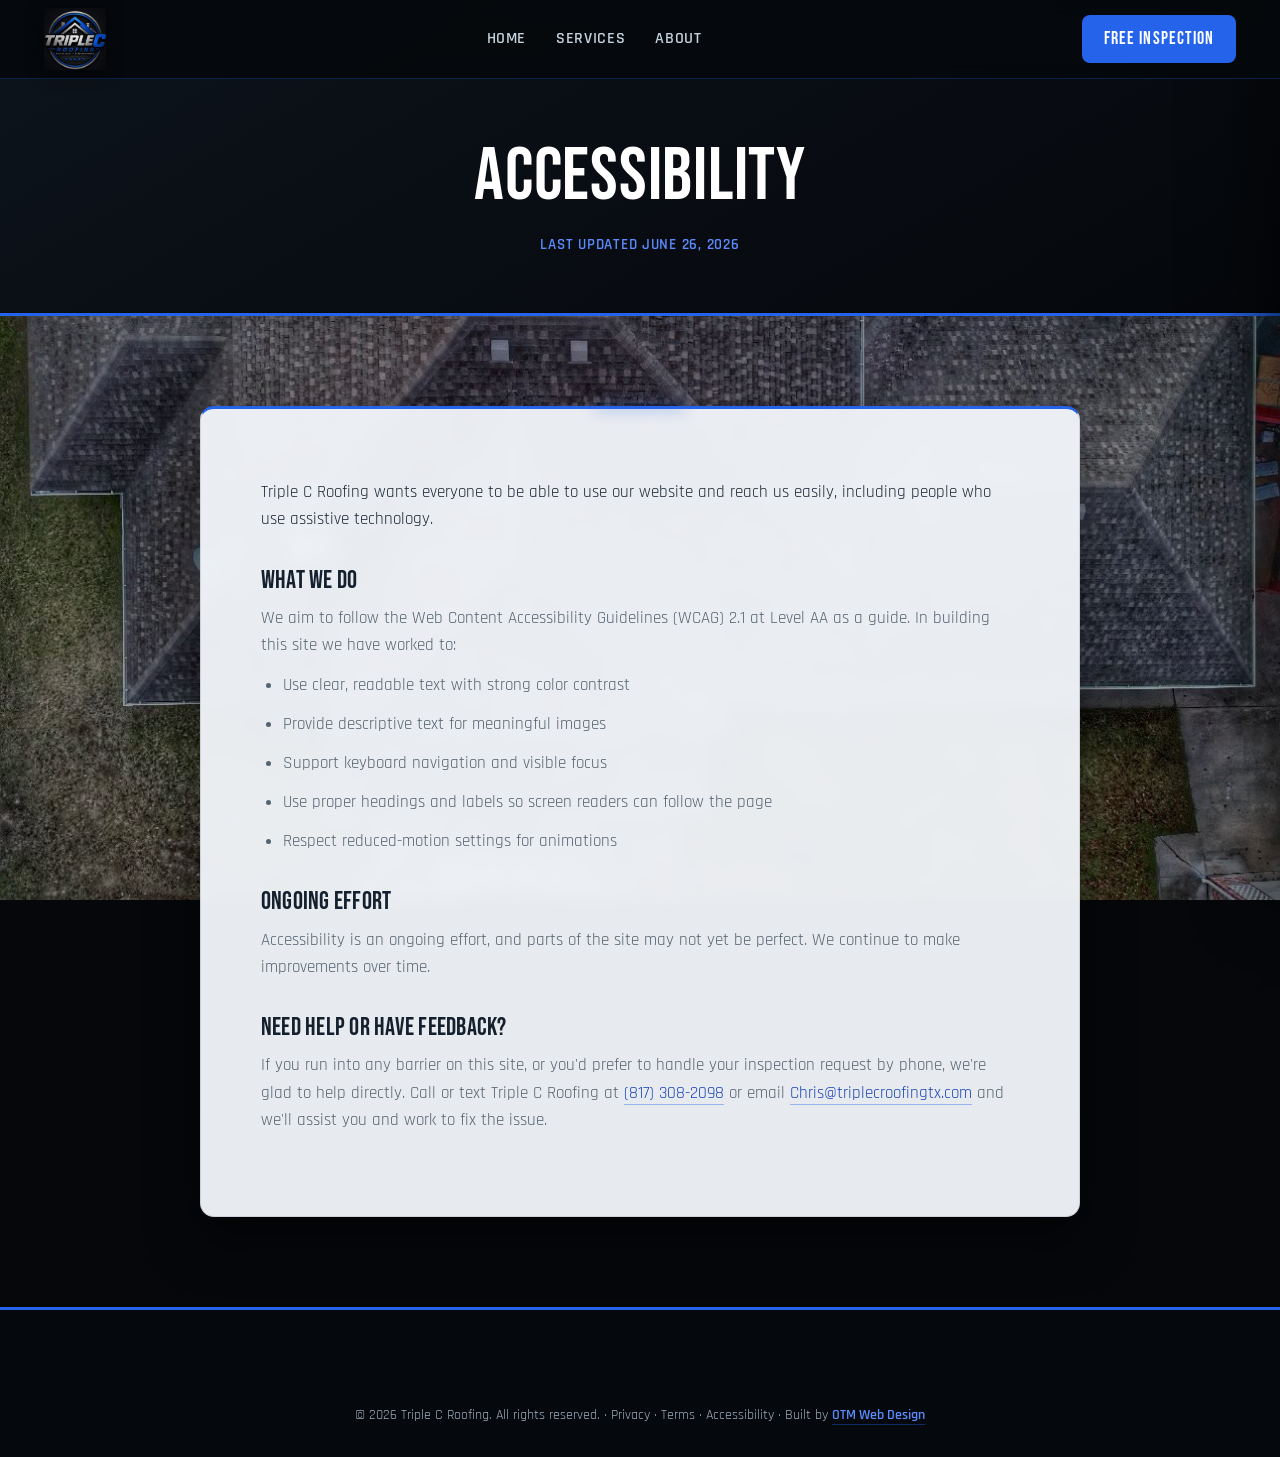
<file: accessibility.html>
<!DOCTYPE html>
<html lang="en">
<head>
  <meta charset="UTF-8">
  <meta name="viewport" content="width=device-width, initial-scale=1.0">

  <title>Accessibility | Triple C Roofing</title>
  <meta name="description" content="Triple C Roofing is committed to making our website usable for everyone, including people who use assistive technology.">
  <link rel="canonical" href="https://one-true-mission.github.io/triplec-roofing/accessibility.html">
  <meta name="robots" content="noindex">

  <link rel="preconnect" href="https://fonts.googleapis.com">
  <link rel="preconnect" href="https://fonts.gstatic.com" crossorigin>
  <link href="https://fonts.googleapis.com/css2?family=Bebas+Neue&family=Rajdhani:wght@400;500;600;700&display=swap" rel="stylesheet">

  <link rel="stylesheet" href="styles.css">
</head>
<body data-page="accessibility">

  <nav class="nav">
    <div class="nav-inner">
      <a class="brand" href="index.html" aria-label="Triple C Roofing home">
        <img src="assets/logo.png" alt="Triple C Roofing logo" onerror="this.style.display='none'">
      </a>
      <ul class="nav-links">
        <li><a href="index.html" data-nav="home">Home</a></li>
        <li><a href="services.html" data-nav="services">Services</a></li>
        <li><a href="about.html" data-nav="about">About</a></li>
      </ul>
      <a href="book.html" class="nav-cta">Free Inspection</a>
      <button class="hamburger" aria-label="Open menu" aria-expanded="false"><span></span><span></span><span></span></button>
    </div>
  </nav>

  <div class="nav-backdrop"></div>
  <aside class="mobile-menu" aria-label="Mobile navigation">
    <a href="index.html" data-nav="home">Home</a>
    <a href="services.html" data-nav="services">Services</a>
    <a href="about.html" data-nav="about">About</a>
    <a href="book.html" data-nav="book">Book</a>
    <a href="book.html" class="btn">Free Inspection</a>
  </aside>

  <header class="page-hero page-hero--short">
    <div class="inner">
      <h1>Accessibility</h1>
      <p>Last updated June 26, 2026</p>
    </div>
  </header>

  <section>
    <div class="container container--prose">
      <div class="prose">
        <p>Triple C Roofing wants everyone to be able to use our website and reach us easily, including people who use assistive technology.</p>

        <h2>What We Do</h2>
        <p>We aim to follow the Web Content Accessibility Guidelines (WCAG) 2.1 at Level AA as a guide. In building this site we have worked to:</p>
        <ul>
          <li>Use clear, readable text with strong color contrast</li>
          <li>Provide descriptive text for meaningful images</li>
          <li>Support keyboard navigation and visible focus</li>
          <li>Use proper headings and labels so screen readers can follow the page</li>
          <li>Respect reduced-motion settings for animations</li>
        </ul>

        <h2>Ongoing Effort</h2>
        <p>Accessibility is an ongoing effort, and parts of the site may not yet be perfect. We continue to make improvements over time.</p>

        <h2>Need Help or Have Feedback?</h2>
        <p>If you run into any barrier on this site, or you'd prefer to handle your inspection request by phone, we're glad to help directly. Call or text Triple C Roofing at <a href="tel:+18173082098">(817) 308-2098</a> or email <a href="mailto:Chris@triplecroofingtx.com">Chris@triplecroofingtx.com</a> and we'll assist you and work to fix the issue.</p>
      </div>
    </div>
  </section>

  <footer class="footer">
    <div class="footer-bottom footer-bottom--solo">
      <div>&copy; 2026 Triple C Roofing. All rights reserved. &middot;
        <a href="privacy.html">Privacy</a> &middot;
        <a href="terms.html">Terms</a> &middot;
        <a href="accessibility.html">Accessibility</a> &middot;
        Built by <a href="https://otm-designs.com" target="_blank" rel="noopener">OTM Web Design</a>
      </div>
    </div>
  </footer>

  <a href="tel:+18173082098" class="call-bar">Call Now &middot; (817) 308-2098</a>

  <script src="script.js"></script>
</body>
</html>
</file>
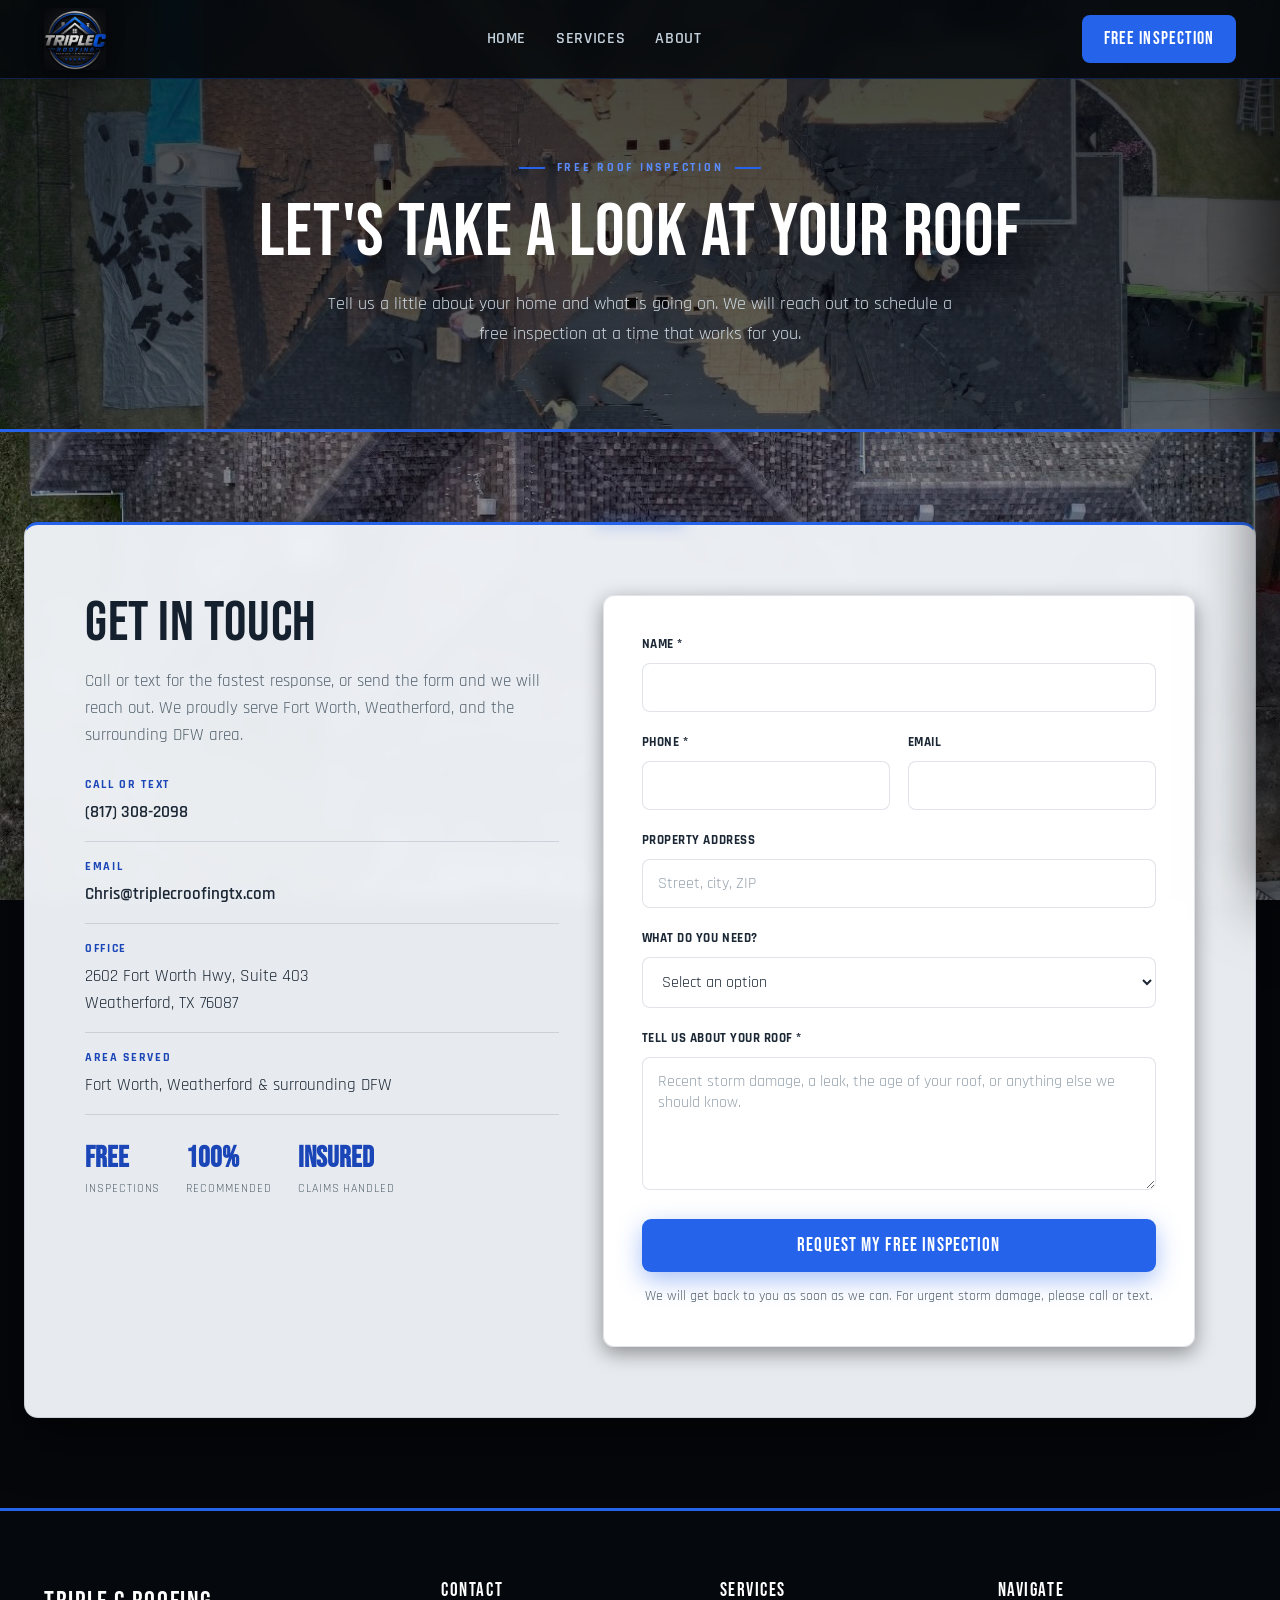
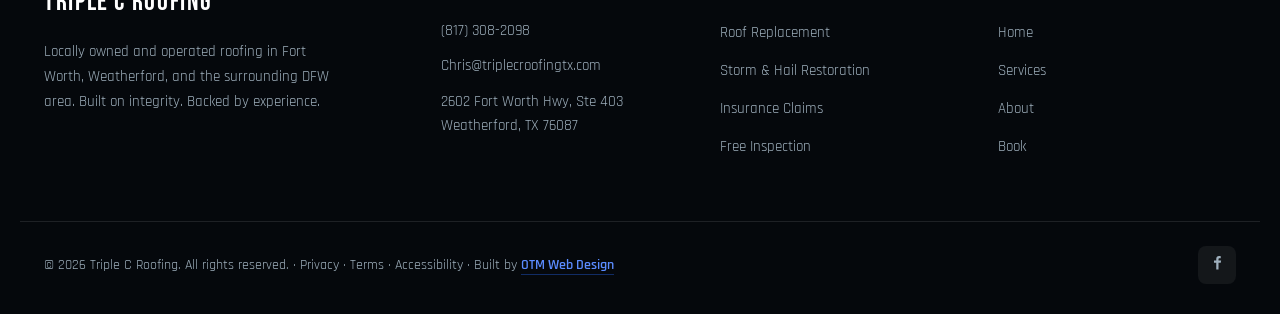
<file: book.html>
<!DOCTYPE html>
<html lang="en">
<head>
  <meta charset="UTF-8">
  <meta name="viewport" content="width=device-width, initial-scale=1.0">

  <title>Book a Free Roof Inspection | Triple C Roofing | DFW</title>
  <meta name="description" content="Request a free roof inspection from Triple C Roofing in Fort Worth and Weatherford, TX. Tell us about your roof and we will get right back to you. No pressure.">
  <link rel="canonical" href="https://one-true-mission.github.io/triplec-roofing/book.html">

  <link rel="preconnect" href="https://fonts.googleapis.com">
  <link rel="preconnect" href="https://fonts.gstatic.com" crossorigin>
  <link href="https://fonts.googleapis.com/css2?family=Bebas+Neue&family=Rajdhani:wght@400;500;600;700&display=swap" rel="stylesheet">

  <meta property="og:type" content="website">
  <meta property="og:site_name" content="Triple C Roofing">
  <meta property="og:title" content="Book a Free Roof Inspection | Triple C Roofing">
  <meta property="og:description" content="Request a free roof inspection in Fort Worth and Weatherford, TX. Tell us about your roof and we will get right back to you.">
  <meta property="og:url" content="https://one-true-mission.github.io/triplec-roofing/book.html">
  <meta property="og:image" content="https://one-true-mission.github.io/triplec-roofing/assets/og-image.jpg">
  <meta name="twitter:card" content="summary_large_image">
  <meta name="twitter:title" content="Book a Free Roof Inspection | Triple C Roofing">
  <meta name="twitter:description" content="Free roof inspections across the DFW area. No pressure.">
  <meta name="twitter:image" content="https://one-true-mission.github.io/triplec-roofing/assets/og-image.jpg">

  <link rel="stylesheet" href="styles.css">
</head>
<body data-page="book">

  <nav class="nav">
    <div class="nav-inner">
      <a class="brand" href="index.html" aria-label="Triple C Roofing home">
        <img src="assets/logo.png" alt="Triple C Roofing logo" onerror="this.style.display='none'">
      </a>
      <ul class="nav-links">
        <li><a href="index.html" data-nav="home">Home</a></li>
        <li><a href="services.html" data-nav="services">Services</a></li>
        <li><a href="about.html" data-nav="about">About</a></li>
      </ul>
      <a href="book.html" class="nav-cta">Free Inspection</a>
      <button class="hamburger" aria-label="Open menu" aria-expanded="false"><span></span><span></span><span></span></button>
    </div>
  </nav>

  <div class="nav-backdrop"></div>
  <aside class="mobile-menu" aria-label="Mobile navigation">
    <a href="index.html" data-nav="home">Home</a>
    <a href="services.html" data-nav="services">Services</a>
    <a href="about.html" data-nav="about">About</a>
    <a href="book.html" data-nav="book">Book</a>
    <a href="book.html" class="btn">Free Inspection</a>
  </aside>

  <header class="page-hero" style="background-image:url('assets/hero-book.jpg')">
    <div class="inner">
      <span class="eyebrow eyebrow--center">Free Roof Inspection</span>
      <h1>Let's Take A Look At Your Roof</h1>
      <p>Tell us a little about your home and what is going on. We will reach out to schedule a free inspection at a time that works for you.</p>
    </div>
  </header>

  <section>
    <div class="container">
      <div class="contact-grid">
        <div class="contact-info">
          <h2>Get In Touch</h2>
          <p>Call or text for the fastest response, or send the form and we will reach out. We proudly serve Fort Worth, Weatherford, and the surrounding DFW area.</p>
          <ul class="contact-list">
            <li>
              <span class="contact-label">Call or Text</span>
              <a href="tel:+18173082098">(817) 308-2098</a>
            </li>
            <li>
              <span class="contact-label">Email</span>
              <a href="mailto:Chris@triplecroofingtx.com">Chris@triplecroofingtx.com</a>
            </li>
            <li>
              <span class="contact-label">Office</span>
              <span>2602 Fort Worth Hwy, Suite 403<br>Weatherford, TX 76087</span>
            </li>
            <li>
              <span class="contact-label">Area Served</span>
              <span>Fort Worth, Weatherford &amp; surrounding DFW</span>
            </li>
          </ul>
          <div class="contact-trust">
            <div><strong>Free</strong><span>Inspections</span></div>
            <div><strong>100%</strong><span>Recommended</span></div>
            <div><strong>Insured</strong><span>Claims Handled</span></div>
          </div>
        </div>

        <div class="form-card">
          <form action="https://formspree.io/f/YOUR_FORMSPREE_ENDPOINT_HERE" method="POST" data-form>
            <input type="hidden" name="_next" value="https://one-true-mission.github.io/triplec-roofing/thank-you.html">
            <input type="hidden" name="_subject" value="New roof inspection request from triplecroofingtx.com">
            <input type="text" name="_gotcha" style="display:none" tabindex="-1" autocomplete="off">

            <div class="field">
              <label for="name">Name <span aria-hidden="true">*</span></label>
              <input id="name" name="name" type="text" required>
            </div>
            <div class="field-row">
              <div class="field">
                <label for="phone">Phone <span aria-hidden="true">*</span></label>
                <input id="phone" name="phone" type="tel" required>
              </div>
              <div class="field">
                <label for="email">Email</label>
                <input id="email" name="email" type="email">
              </div>
            </div>
            <div class="field">
              <label for="address">Property Address</label>
              <input id="address" name="address" type="text" placeholder="Street, city, ZIP">
            </div>
            <div class="field">
              <label for="service">What Do You Need?</label>
              <select id="service" name="service">
                <option value="">Select an option</option>
                <option>Free Roof Inspection</option>
                <option>Storm or Hail Damage</option>
                <option>Roof Replacement</option>
                <option>Roof Repair / Leak</option>
                <option>Insurance Claim Help</option>
                <option>Roof Maintenance</option>
                <option>Not Sure / Need Advice</option>
              </select>
            </div>
            <div class="field">
              <label for="message">Tell Us About Your Roof <span aria-hidden="true">*</span></label>
              <textarea id="message" name="message" rows="5" required placeholder="Recent storm damage, a leak, the age of your roof, or anything else we should know."></textarea>
            </div>
            <button type="submit" class="btn btn-primary btn-block">Request My Free Inspection</button>
            <p class="form-fineprint">We will get back to you as soon as we can. For urgent storm damage, please call or text.</p>
          </form>
        </div>
      </div>
    </div>
  </section>

  <footer class="footer">
    <div class="footer-grid">
      <div class="footer-brand">
        <span class="brand-mark">TRIPLE C ROOFING</span>
        <p>Locally owned and operated roofing in Fort Worth, Weatherford, and the surrounding DFW area. Built on integrity. Backed by experience.</p>
      </div>
      <div>
        <h4>Contact</h4>
        <ul class="footer-contact">
          <li><a href="tel:+18173082098">(817) 308-2098</a></li>
          <li><a href="mailto:Chris@triplecroofingtx.com">Chris@triplecroofingtx.com</a></li>
          <li><span>2602 Fort Worth Hwy, Ste 403<br>Weatherford, TX 76087</span></li>
        </ul>
      </div>
      <div>
        <h4>Services</h4>
        <ul>
          <li><a href="services.html">Roof Replacement</a></li>
          <li><a href="services.html">Storm &amp; Hail Restoration</a></li>
          <li><a href="services.html">Insurance Claims</a></li>
          <li><a href="book.html">Free Inspection</a></li>
        </ul>
      </div>
      <div>
        <h4>Navigate</h4>
        <ul>
          <li><a href="index.html">Home</a></li>
          <li><a href="services.html">Services</a></li>
          <li><a href="about.html">About</a></li>
          <li><a href="book.html">Book</a></li>
        </ul>
      </div>
    </div>
    <div class="footer-bottom">
      <div>&copy; 2026 Triple C Roofing. All rights reserved. &middot;
        <a href="privacy.html">Privacy</a> &middot;
        <a href="terms.html">Terms</a> &middot;
        <a href="accessibility.html">Accessibility</a> &middot;
        Built by <a href="https://otm-designs.com" target="_blank" rel="noopener">OTM Web Design</a>
      </div>
      <div class="footer-social">
        <a href="https://www.facebook.com/TripleCRoofingTX" target="_blank" rel="noopener" aria-label="Triple C Roofing on Facebook">
          <svg viewBox="0 0 24 24" fill="currentColor"><path d="M14 9h3l.5-3H14V4.5c0-.9.3-1.5 1.6-1.5H17V.3C16.7.2 15.8 0 14.7 0 12.3 0 11 1.4 11 4v2H8v3h3v9h3z"/></svg>
        </a>
      </div>
    </div>
  </footer>

  <a href="tel:+18173082098" class="call-bar">Call Now &middot; (817) 308-2098</a>

  <script src="script.js"></script>
</body>
</html>
</file>
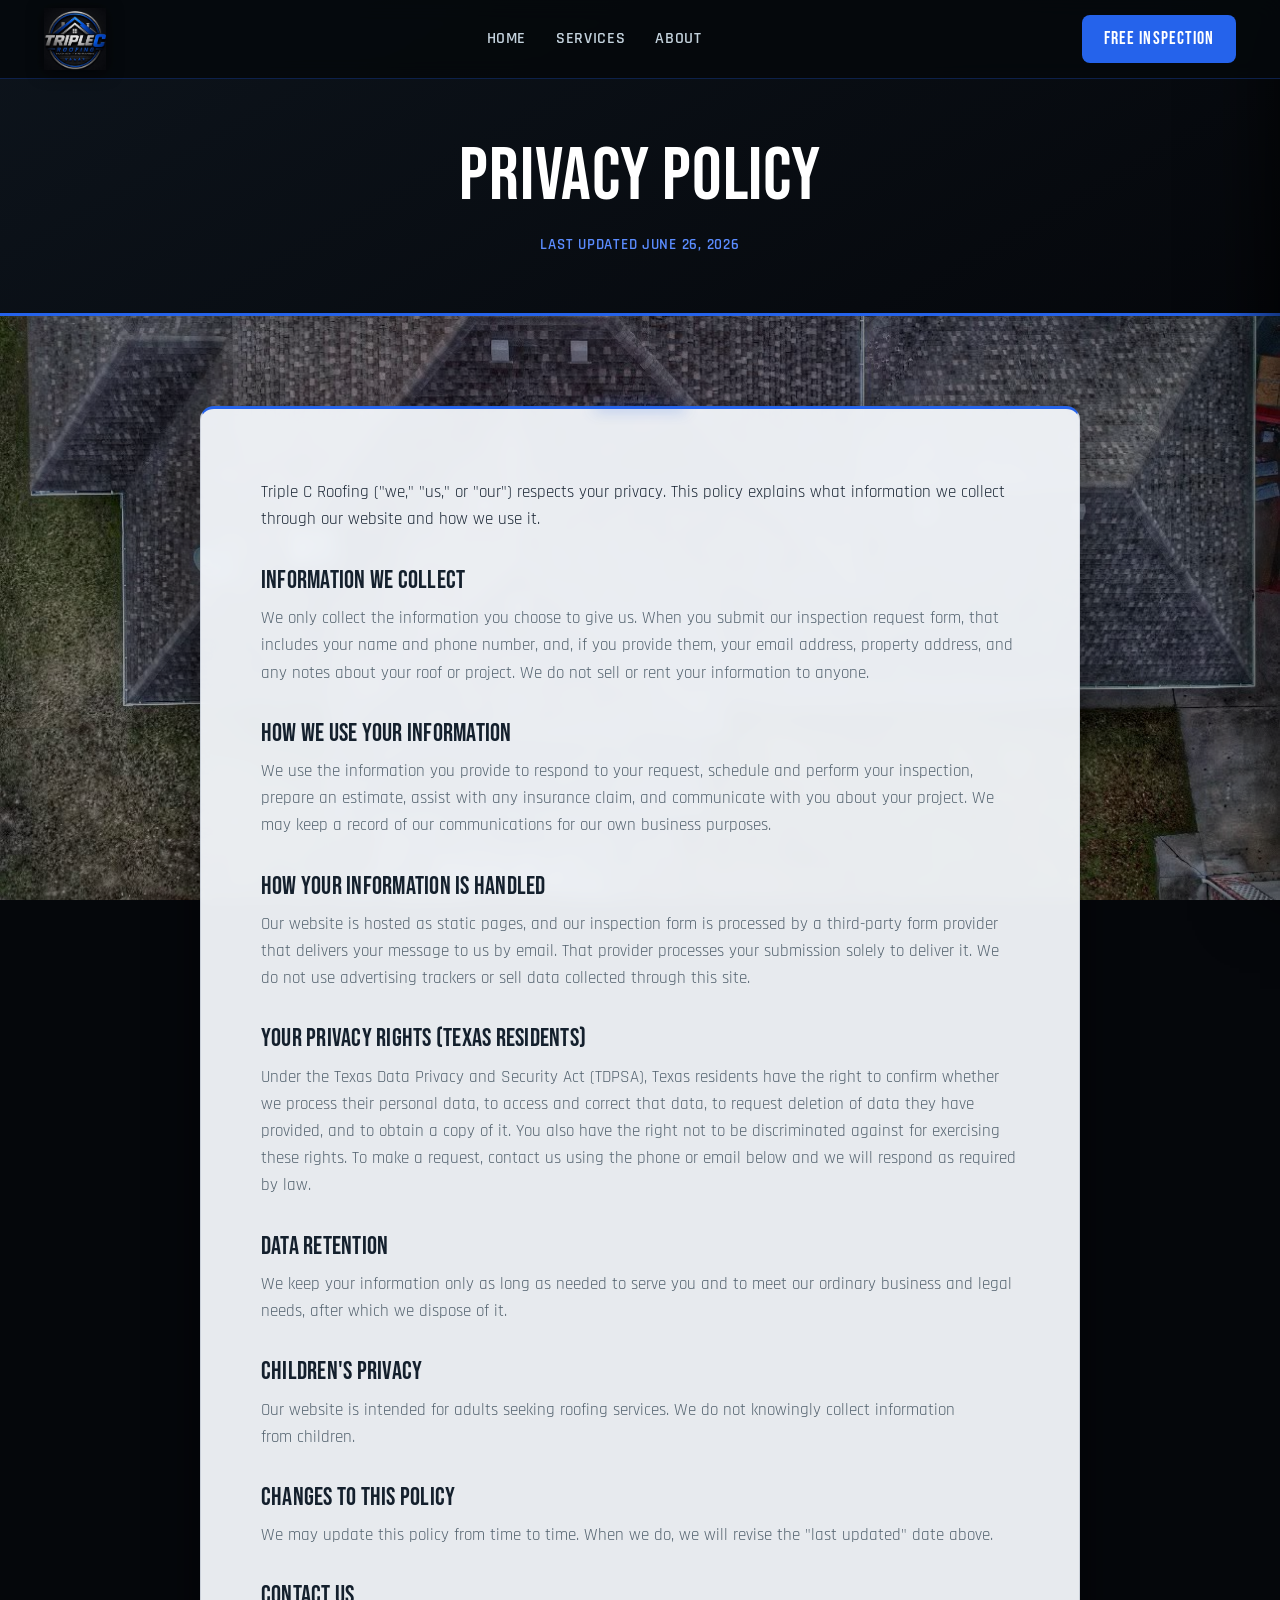
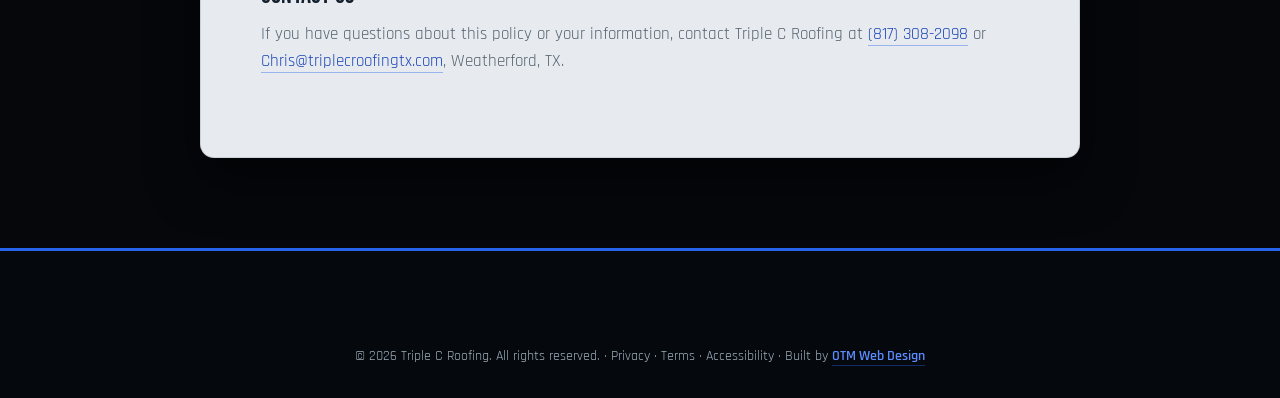
<file: privacy.html>
<!DOCTYPE html>
<html lang="en">
<head>
  <meta charset="UTF-8">
  <meta name="viewport" content="width=device-width, initial-scale=1.0">

  <title>Privacy Policy | Triple C Roofing</title>
  <meta name="description" content="Privacy policy for Triple C Roofing, describing how we collect and use the information you share through our website.">
  <link rel="canonical" href="https://one-true-mission.github.io/triplec-roofing/privacy.html">
  <meta name="robots" content="noindex">

  <link rel="preconnect" href="https://fonts.googleapis.com">
  <link rel="preconnect" href="https://fonts.gstatic.com" crossorigin>
  <link href="https://fonts.googleapis.com/css2?family=Bebas+Neue&family=Rajdhani:wght@400;500;600;700&display=swap" rel="stylesheet">

  <link rel="stylesheet" href="styles.css">
</head>
<body data-page="privacy">

  <nav class="nav">
    <div class="nav-inner">
      <a class="brand" href="index.html" aria-label="Triple C Roofing home">
        <img src="assets/logo.png" alt="Triple C Roofing logo" onerror="this.style.display='none'">
      </a>
      <ul class="nav-links">
        <li><a href="index.html" data-nav="home">Home</a></li>
        <li><a href="services.html" data-nav="services">Services</a></li>
        <li><a href="about.html" data-nav="about">About</a></li>
      </ul>
      <a href="book.html" class="nav-cta">Free Inspection</a>
      <button class="hamburger" aria-label="Open menu" aria-expanded="false"><span></span><span></span><span></span></button>
    </div>
  </nav>

  <div class="nav-backdrop"></div>
  <aside class="mobile-menu" aria-label="Mobile navigation">
    <a href="index.html" data-nav="home">Home</a>
    <a href="services.html" data-nav="services">Services</a>
    <a href="about.html" data-nav="about">About</a>
    <a href="book.html" data-nav="book">Book</a>
    <a href="book.html" class="btn">Free Inspection</a>
  </aside>

  <header class="page-hero page-hero--short">
    <div class="inner">
      <h1>Privacy Policy</h1>
      <p>Last updated June 26, 2026</p>
    </div>
  </header>

  <section>
    <div class="container container--prose">
      <div class="prose">
        <p>Triple C Roofing ("we," "us," or "our") respects your privacy. This policy explains what information we collect through our website and how we use it.</p>

        <h2>Information We Collect</h2>
        <p>We only collect the information you choose to give us. When you submit our inspection request form, that includes your name and phone number, and, if you provide them, your email address, property address, and any notes about your roof or project. We do not sell or rent your information to anyone.</p>

        <h2>How We Use Your Information</h2>
        <p>We use the information you provide to respond to your request, schedule and perform your inspection, prepare an estimate, assist with any insurance claim, and communicate with you about your project. We may keep a record of our communications for our own business purposes.</p>

        <h2>How Your Information Is Handled</h2>
        <p>Our website is hosted as static pages, and our inspection form is processed by a third-party form provider that delivers your message to us by email. That provider processes your submission solely to deliver it. We do not use advertising trackers or sell data collected through this site.</p>

        <h2>Your Privacy Rights (Texas Residents)</h2>
        <p>Under the Texas Data Privacy and Security Act (TDPSA), Texas residents have the right to confirm whether we process their personal data, to access and correct that data, to request deletion of data they have provided, and to obtain a copy of it. You also have the right not to be discriminated against for exercising these rights. To make a request, contact us using the phone or email below and we will respond as required by law.</p>

        <h2>Data Retention</h2>
        <p>We keep your information only as long as needed to serve you and to meet our ordinary business and legal needs, after which we dispose of it.</p>

        <h2>Children's Privacy</h2>
        <p>Our website is intended for adults seeking roofing services. We do not knowingly collect information from children.</p>

        <h2>Changes to This Policy</h2>
        <p>We may update this policy from time to time. When we do, we will revise the "last updated" date above.</p>

        <h2>Contact Us</h2>
        <p>If you have questions about this policy or your information, contact Triple C Roofing at <a href="tel:+18173082098">(817) 308-2098</a> or <a href="mailto:Chris@triplecroofingtx.com">Chris@triplecroofingtx.com</a>, Weatherford, TX.</p>
      </div>
    </div>
  </section>

  <footer class="footer">
    <div class="footer-bottom footer-bottom--solo">
      <div>&copy; 2026 Triple C Roofing. All rights reserved. &middot;
        <a href="privacy.html">Privacy</a> &middot;
        <a href="terms.html">Terms</a> &middot;
        <a href="accessibility.html">Accessibility</a> &middot;
        Built by <a href="https://otm-designs.com" target="_blank" rel="noopener">OTM Web Design</a>
      </div>
    </div>
  </footer>

  <a href="tel:+18173082098" class="call-bar">Call Now &middot; (817) 308-2098</a>

  <script src="script.js"></script>
</body>
</html>
</file>
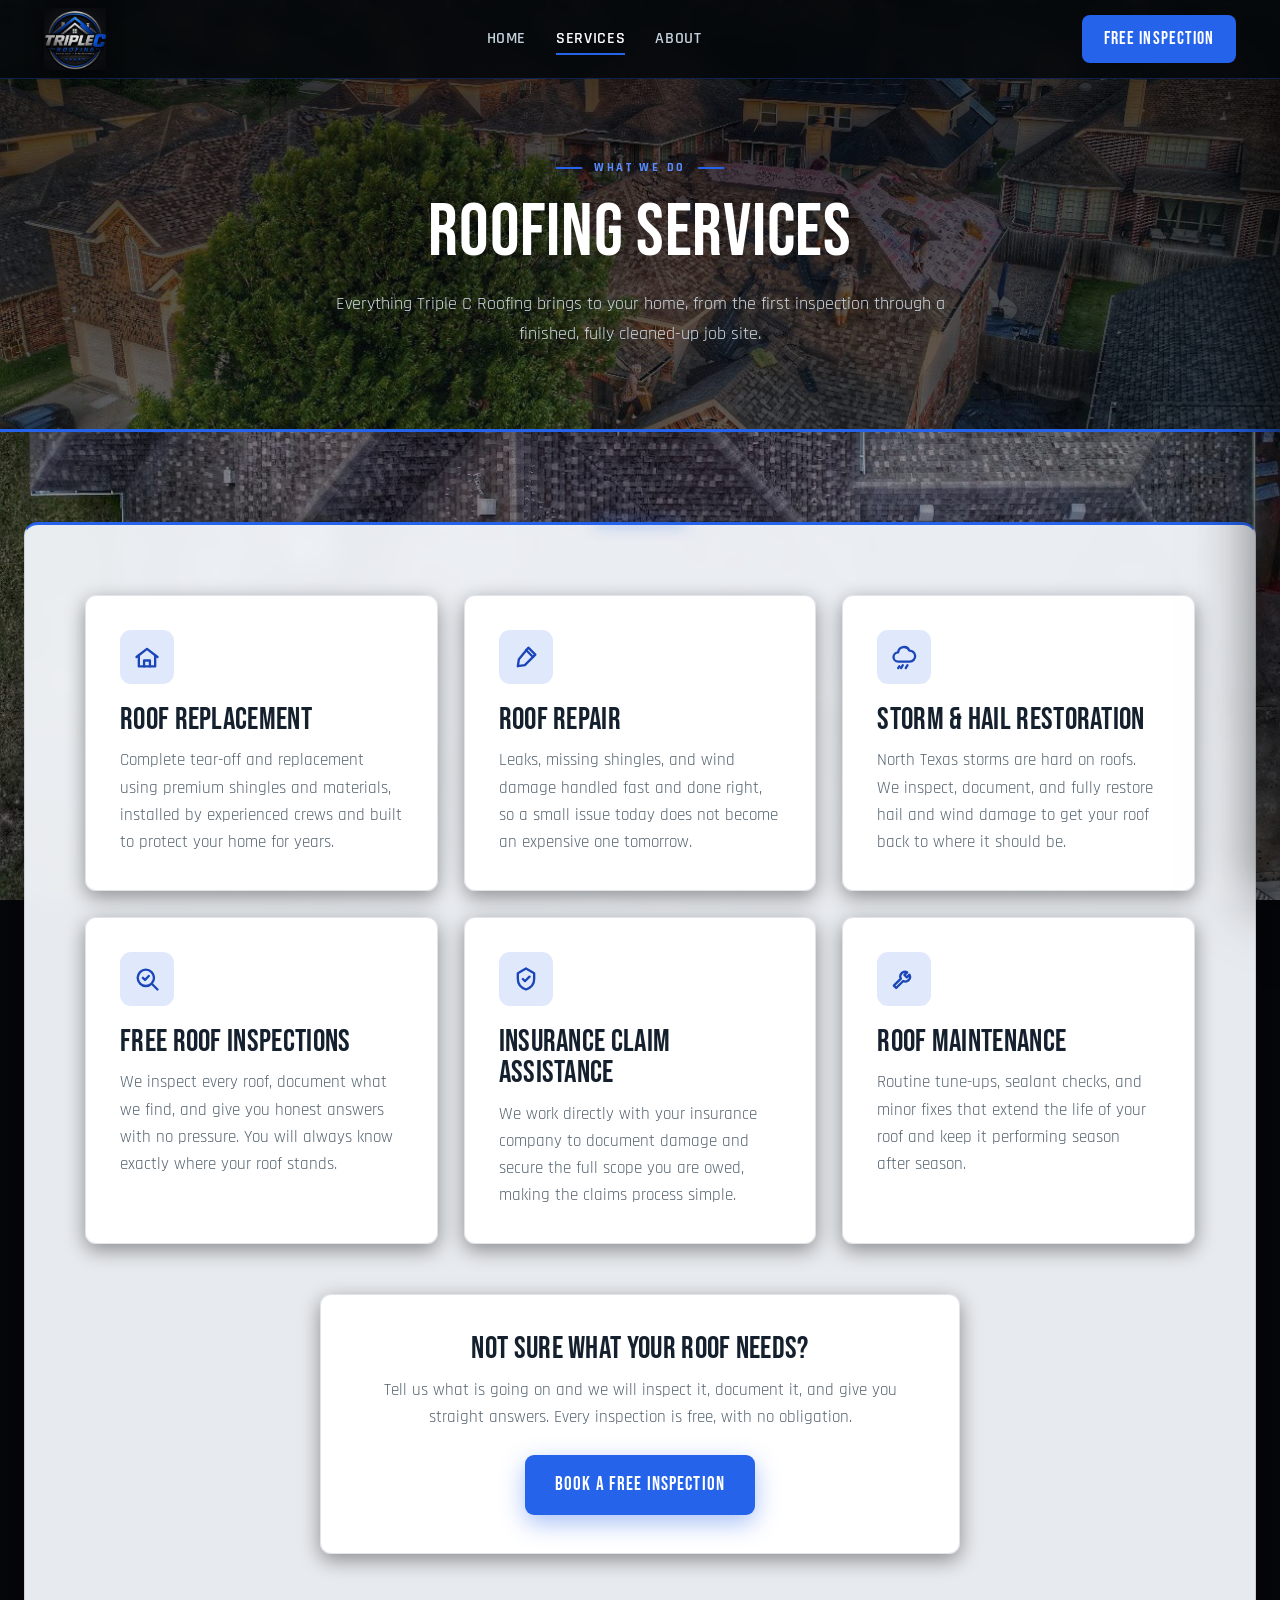
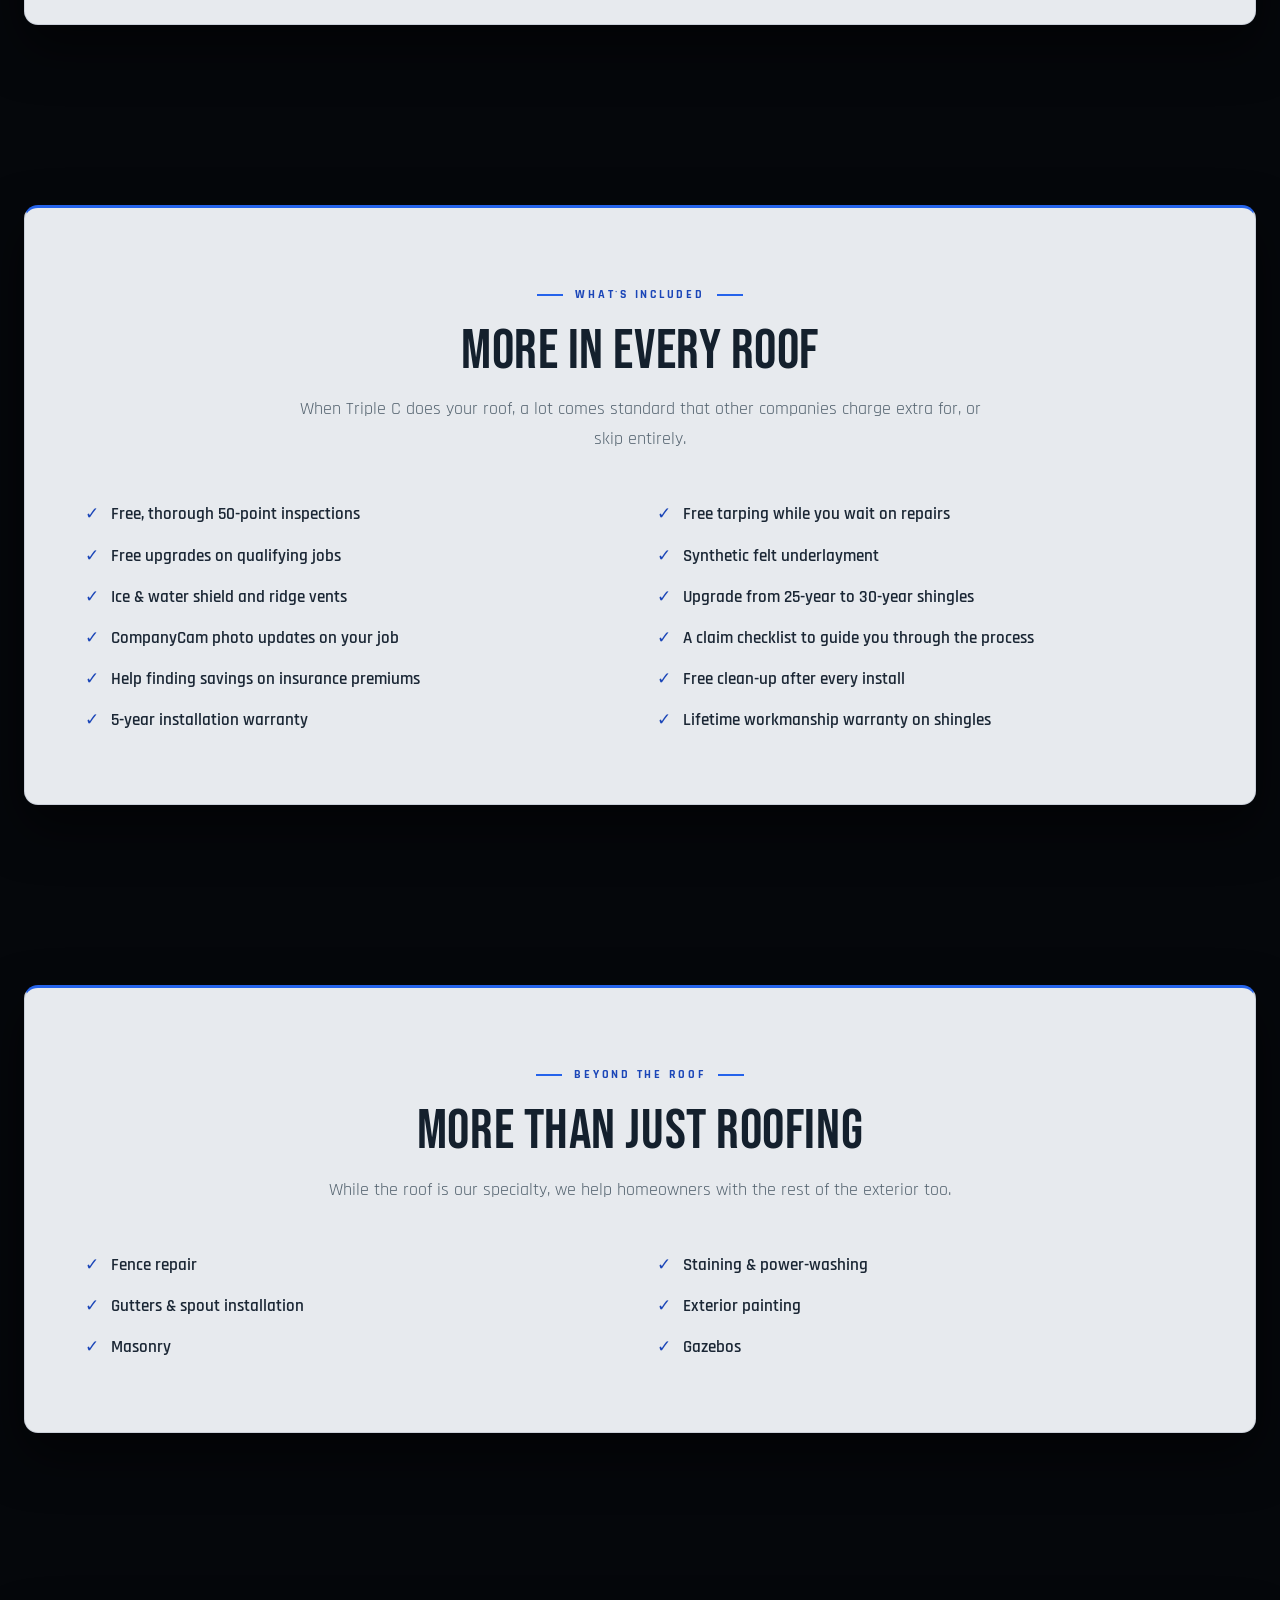
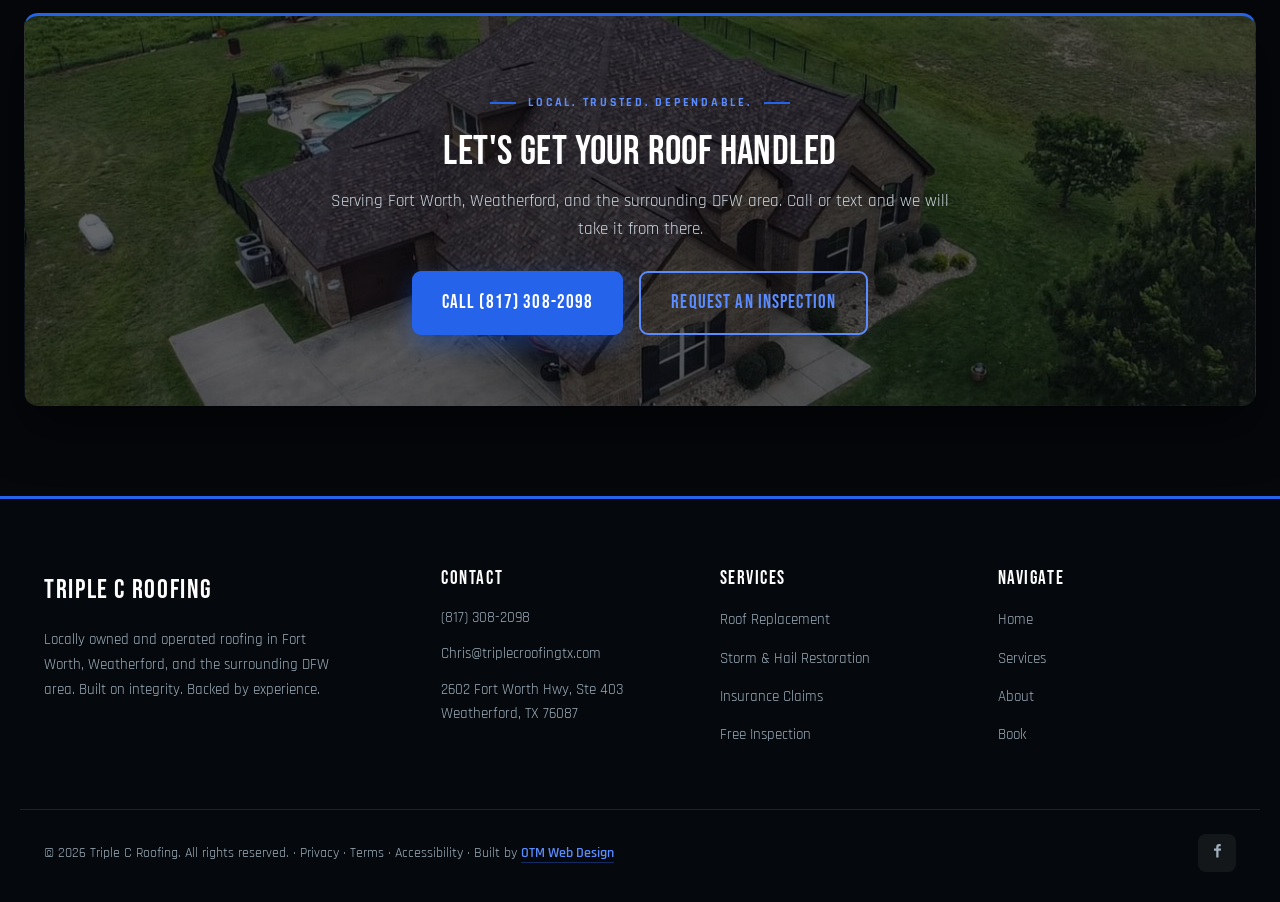
<file: services.html>
<!DOCTYPE html>
<html lang="en">
<head>
  <meta charset="UTF-8">
  <meta name="viewport" content="width=device-width, initial-scale=1.0">

  <title>Roofing Services in Fort Worth &amp; Weatherford | Triple C Roofing</title>
  <meta name="description" content="Triple C Roofing services in the DFW area: roof replacement, roof repair, storm and hail restoration, free inspections, insurance claims, and roof maintenance.">
  <link rel="canonical" href="https://one-true-mission.github.io/triplec-roofing/services.html">

  <link rel="preconnect" href="https://fonts.googleapis.com">
  <link rel="preconnect" href="https://fonts.gstatic.com" crossorigin>
  <link href="https://fonts.googleapis.com/css2?family=Bebas+Neue&family=Rajdhani:wght@400;500;600;700&display=swap" rel="stylesheet">

  <meta property="og:type" content="website">
  <meta property="og:site_name" content="Triple C Roofing">
  <meta property="og:title" content="Roofing Services in Fort Worth &amp; Weatherford | Triple C Roofing">
  <meta property="og:description" content="Roof replacement, repair, storm and hail restoration, free inspections, and insurance claims handled across the DFW area.">
  <meta property="og:url" content="https://one-true-mission.github.io/triplec-roofing/services.html">
  <meta property="og:image" content="https://one-true-mission.github.io/triplec-roofing/assets/og-image.jpg">
  <meta name="twitter:card" content="summary_large_image">
  <meta name="twitter:title" content="Roofing Services | Triple C Roofing">
  <meta name="twitter:description" content="Replacement, repair, storm restoration, and insurance claims across DFW.">
  <meta name="twitter:image" content="https://one-true-mission.github.io/triplec-roofing/assets/og-image.jpg">

  <link rel="stylesheet" href="styles.css">
</head>
<body data-page="services">

  <nav class="nav">
    <div class="nav-inner">
      <a class="brand" href="index.html" aria-label="Triple C Roofing home">
        <img src="assets/logo.png" alt="Triple C Roofing logo" onerror="this.style.display='none'">
      </a>
      <ul class="nav-links">
        <li><a href="index.html" data-nav="home">Home</a></li>
        <li><a href="services.html" data-nav="services">Services</a></li>
        <li><a href="about.html" data-nav="about">About</a></li>
      </ul>
      <a href="book.html" class="nav-cta">Free Inspection</a>
      <button class="hamburger" aria-label="Open menu" aria-expanded="false"><span></span><span></span><span></span></button>
    </div>
  </nav>

  <div class="nav-backdrop"></div>
  <aside class="mobile-menu" aria-label="Mobile navigation">
    <a href="index.html" data-nav="home">Home</a>
    <a href="services.html" data-nav="services">Services</a>
    <a href="about.html" data-nav="about">About</a>
    <a href="book.html" data-nav="book">Book</a>
    <a href="book.html" class="btn">Free Inspection</a>
  </aside>

  <header class="page-hero" style="background-image:url('assets/hero-services.jpg')">
    <div class="inner">
      <span class="eyebrow eyebrow--center">What We Do</span>
      <h1>Roofing Services</h1>
      <p>Everything Triple C Roofing brings to your home, from the first inspection through a finished, fully cleaned-up job site.</p>
    </div>
  </header>

  <section>
    <div class="container">
      <div class="card-grid">
        <article class="card">
          <div class="card-icon" aria-hidden="true"><svg viewBox="0 0 24 24" fill="none" stroke="currentColor" stroke-width="2" stroke-linecap="round" stroke-linejoin="round"><path d="M3 12l9-7 9 7"/><path d="M5 10.5V20h14v-9.5"/><path d="M9.5 20v-5h5v5"/></svg></div>
          <h3>Roof Replacement</h3>
          <p>Complete tear-off and replacement using premium shingles and materials, installed by experienced crews and built to protect your home for years.</p>
        </article>
        <article class="card">
          <div class="card-icon" aria-hidden="true"><svg viewBox="0 0 24 24" fill="none" stroke="currentColor" stroke-width="2" stroke-linecap="round" stroke-linejoin="round"><path d="M14 4l6 6-9 9-6 .9.9-6z"/><path d="M12 6l6 6"/></svg></div>
          <h3>Roof Repair</h3>
          <p>Leaks, missing shingles, and wind damage handled fast and done right, so a small issue today does not become an expensive one tomorrow.</p>
        </article>
        <article class="card">
          <div class="card-icon" aria-hidden="true"><svg viewBox="0 0 24 24" fill="none" stroke="currentColor" stroke-width="2" stroke-linecap="round" stroke-linejoin="round"><path d="M7 16a4 4 0 0 1 0-8 5 5 0 0 1 9.6-1.5A3.5 3.5 0 0 1 17 16z"/><path d="M11 19l-1.5 2.5M15 19l-1.5 2.5M8 20l-1 1.5"/></svg></div>
          <h3>Storm &amp; Hail Restoration</h3>
          <p>North Texas storms are hard on roofs. We inspect, document, and fully restore hail and wind damage to get your roof back to where it should be.</p>
        </article>
        <article class="card">
          <div class="card-icon" aria-hidden="true"><svg viewBox="0 0 24 24" fill="none" stroke="currentColor" stroke-width="2" stroke-linecap="round" stroke-linejoin="round"><circle cx="11" cy="11" r="7"/><path d="M21 21l-4.3-4.3"/><path d="M8.5 11l1.8 1.8 3.2-3.4"/></svg></div>
          <h3>Free Roof Inspections</h3>
          <p>We inspect every roof, document what we find, and give you honest answers with no pressure. You will always know exactly where your roof stands.</p>
        </article>
        <article class="card">
          <div class="card-icon" aria-hidden="true"><svg viewBox="0 0 24 24" fill="none" stroke="currentColor" stroke-width="2" stroke-linecap="round" stroke-linejoin="round"><path d="M12 3l7 4v5c0 4.4-3 7.6-7 9-4-1.4-7-4.6-7-9V7z"/><path d="M9.3 12l1.8 1.8L15 10"/></svg></div>
          <h3>Insurance Claim Assistance</h3>
          <p>We work directly with your insurance company to document damage and secure the full scope you are owed, making the claims process simple.</p>
        </article>
        <article class="card">
          <div class="card-icon" aria-hidden="true"><svg viewBox="0 0 24 24" fill="none" stroke="currentColor" stroke-width="2" stroke-linecap="round" stroke-linejoin="round"><path d="M14.7 6.3a4 4 0 0 0-5.4 5.4l-6 6 2 2 6-6a4 4 0 0 0 5.4-5.4l-2.3 2.3-2-2z"/></svg></div>
          <h3>Roof Maintenance</h3>
          <p>Routine tune-ups, sealant checks, and minor fixes that extend the life of your roof and keep it performing season after season.</p>
        </article>
      </div>

      <div class="services-note">
        <h3>Not sure what your roof needs?</h3>
        <p>Tell us what is going on and we will inspect it, document it, and give you straight answers. Every inspection is free, with no obligation.</p>
        <a href="book.html" class="btn btn-primary">Book A Free Inspection</a>
      </div>
    </div>
  </section>

  <section>
    <div class="container">
      <div class="section-head center">
        <span class="eyebrow eyebrow--center">What's Included</span>
        <h2>More In Every Roof</h2>
        <p class="lede">When Triple C does your roof, a lot comes standard that other companies charge extra for, or skip entirely.</p>
      </div>
      <ul class="checklist">
        <li>Free, thorough 50-point inspections</li>
        <li>Free tarping while you wait on repairs</li>
        <li>Free upgrades on qualifying jobs</li>
        <li>Synthetic felt underlayment</li>
        <li>Ice &amp; water shield and ridge vents</li>
        <li>Upgrade from 25-year to 30-year shingles</li>
        <li>CompanyCam photo updates on your job</li>
        <li>A claim checklist to guide you through the process</li>
        <li>Help finding savings on insurance premiums</li>
        <li>Free clean-up after every install</li>
        <li>5-year installation warranty</li>
        <li>Lifetime workmanship warranty on shingles</li>
      </ul>
    </div>
  </section>

  <section>
    <div class="container">
      <div class="section-head center">
        <span class="eyebrow eyebrow--center">Beyond The Roof</span>
        <h2>More Than Just Roofing</h2>
        <p class="lede">While the roof is our specialty, we help homeowners with the rest of the exterior too.</p>
      </div>
      <ul class="checklist">
        <li>Fence repair</li>
        <li>Staining &amp; power-washing</li>
        <li>Gutters &amp; spout installation</li>
        <li>Exterior painting</li>
        <li>Masonry</li>
        <li>Gazebos</li>
      </ul>
    </div>
  </section>

  <section>
    <div class="container cta">
      <span class="eyebrow eyebrow--center">Local. Trusted. Dependable.</span>
      <h2>Let's Get Your Roof Handled</h2>
      <p>Serving Fort Worth, Weatherford, and the surrounding DFW area. Call or text and we will take it from there.</p>
      <div class="cta-actions">
        <a href="tel:+18173082098" class="btn btn-primary">Call (817) 308-2098</a>
        <a href="book.html" class="btn btn-outline">Request An Inspection</a>
      </div>
    </div>
  </section>

  <footer class="footer">
    <div class="footer-grid">
      <div class="footer-brand">
        <span class="brand-mark">TRIPLE C ROOFING</span>
        <p>Locally owned and operated roofing in Fort Worth, Weatherford, and the surrounding DFW area. Built on integrity. Backed by experience.</p>
      </div>
      <div>
        <h4>Contact</h4>
        <ul class="footer-contact">
          <li><a href="tel:+18173082098">(817) 308-2098</a></li>
          <li><a href="mailto:Chris@triplecroofingtx.com">Chris@triplecroofingtx.com</a></li>
          <li><span>2602 Fort Worth Hwy, Ste 403<br>Weatherford, TX 76087</span></li>
        </ul>
      </div>
      <div>
        <h4>Services</h4>
        <ul>
          <li><a href="services.html">Roof Replacement</a></li>
          <li><a href="services.html">Storm &amp; Hail Restoration</a></li>
          <li><a href="services.html">Insurance Claims</a></li>
          <li><a href="book.html">Free Inspection</a></li>
        </ul>
      </div>
      <div>
        <h4>Navigate</h4>
        <ul>
          <li><a href="index.html">Home</a></li>
          <li><a href="services.html">Services</a></li>
          <li><a href="about.html">About</a></li>
          <li><a href="book.html">Book</a></li>
        </ul>
      </div>
    </div>
    <div class="footer-bottom">
      <div>&copy; 2026 Triple C Roofing. All rights reserved. &middot;
        <a href="privacy.html">Privacy</a> &middot;
        <a href="terms.html">Terms</a> &middot;
        <a href="accessibility.html">Accessibility</a> &middot;
        Built by <a href="https://otm-designs.com" target="_blank" rel="noopener">OTM Web Design</a>
      </div>
      <div class="footer-social">
        <a href="https://www.facebook.com/TripleCRoofingTX" target="_blank" rel="noopener" aria-label="Triple C Roofing on Facebook">
          <svg viewBox="0 0 24 24" fill="currentColor"><path d="M14 9h3l.5-3H14V4.5c0-.9.3-1.5 1.6-1.5H17V.3C16.7.2 15.8 0 14.7 0 12.3 0 11 1.4 11 4v2H8v3h3v9h3z"/></svg>
        </a>
      </div>
    </div>
  </footer>

  <a href="tel:+18173082098" class="call-bar">Call Now &middot; (817) 308-2098</a>

  <script src="script.js"></script>
</body>
</html>
</file>
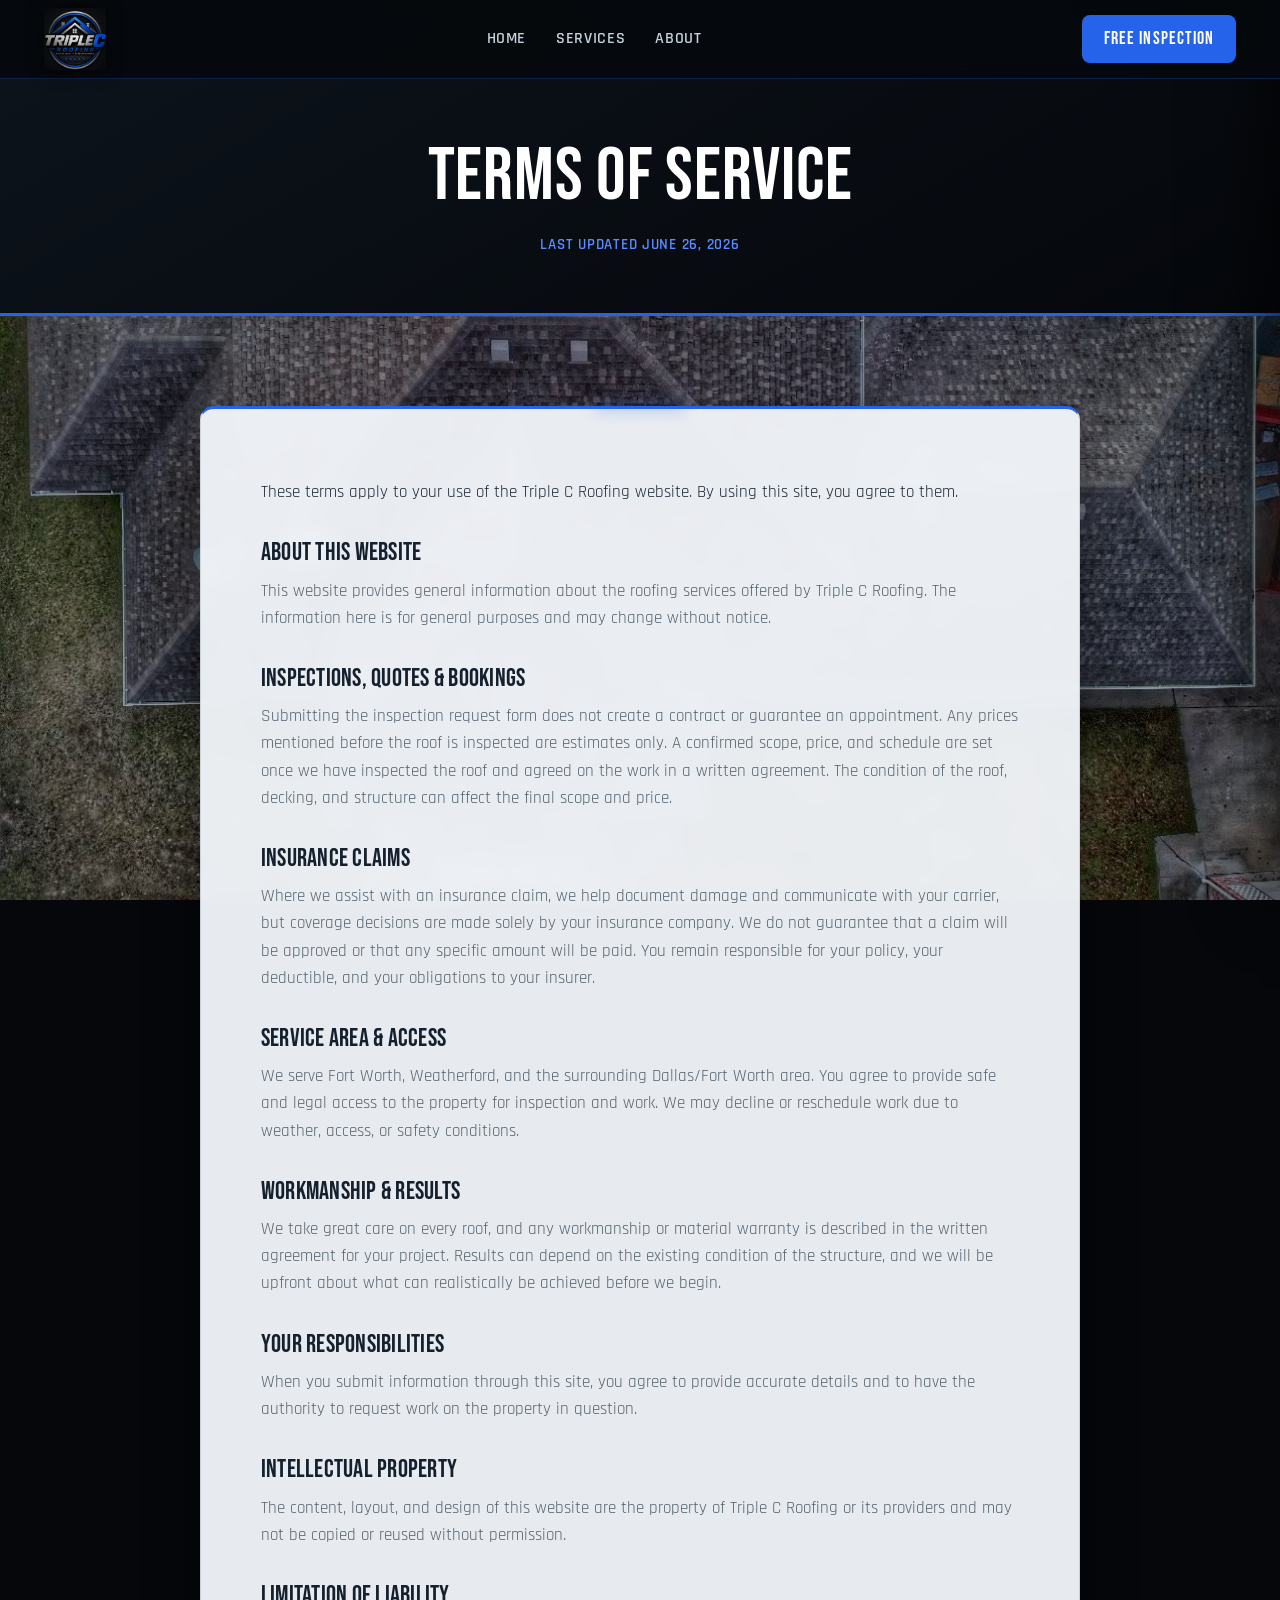
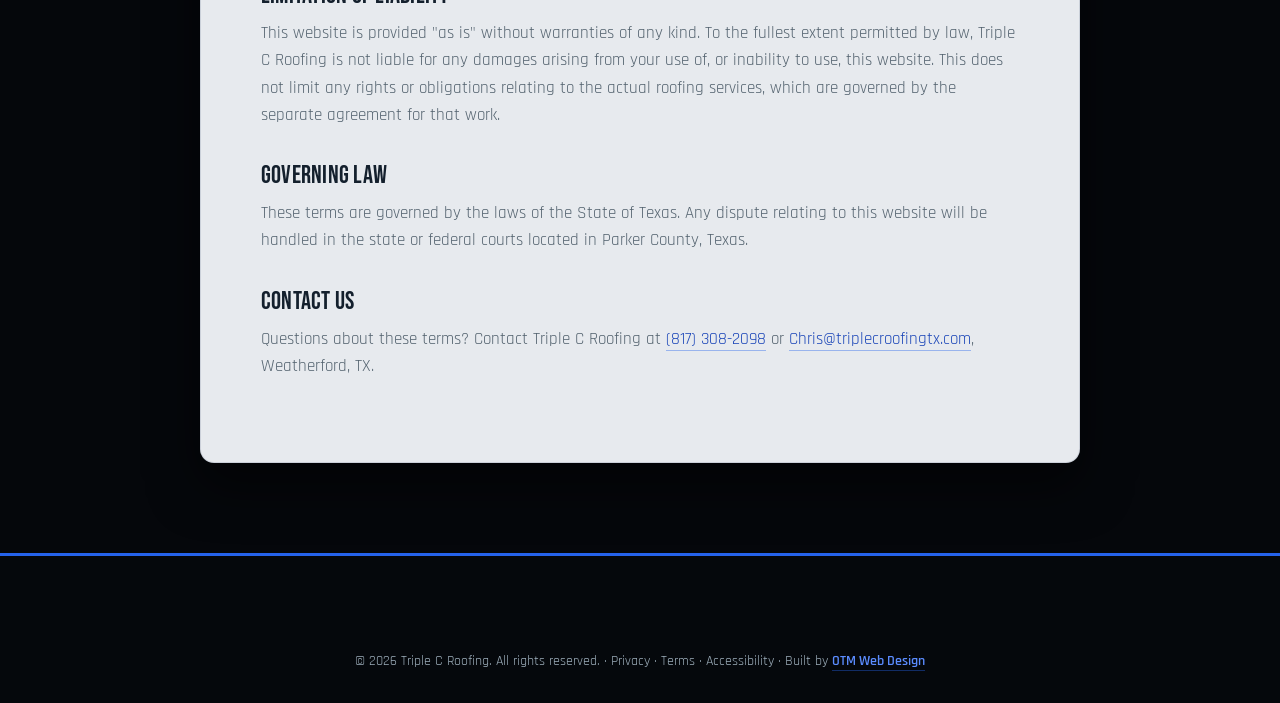
<file: terms.html>
<!DOCTYPE html>
<html lang="en">
<head>
  <meta charset="UTF-8">
  <meta name="viewport" content="width=device-width, initial-scale=1.0">

  <title>Terms of Service | Triple C Roofing</title>
  <meta name="description" content="Terms of service for the Triple C Roofing website, covering inspections, estimates, insurance, service area, and limitations.">
  <link rel="canonical" href="https://one-true-mission.github.io/triplec-roofing/terms.html">
  <meta name="robots" content="noindex">

  <link rel="preconnect" href="https://fonts.googleapis.com">
  <link rel="preconnect" href="https://fonts.gstatic.com" crossorigin>
  <link href="https://fonts.googleapis.com/css2?family=Bebas+Neue&family=Rajdhani:wght@400;500;600;700&display=swap" rel="stylesheet">

  <link rel="stylesheet" href="styles.css">
</head>
<body data-page="terms">

  <nav class="nav">
    <div class="nav-inner">
      <a class="brand" href="index.html" aria-label="Triple C Roofing home">
        <img src="assets/logo.png" alt="Triple C Roofing logo" onerror="this.style.display='none'">
      </a>
      <ul class="nav-links">
        <li><a href="index.html" data-nav="home">Home</a></li>
        <li><a href="services.html" data-nav="services">Services</a></li>
        <li><a href="about.html" data-nav="about">About</a></li>
      </ul>
      <a href="book.html" class="nav-cta">Free Inspection</a>
      <button class="hamburger" aria-label="Open menu" aria-expanded="false"><span></span><span></span><span></span></button>
    </div>
  </nav>

  <div class="nav-backdrop"></div>
  <aside class="mobile-menu" aria-label="Mobile navigation">
    <a href="index.html" data-nav="home">Home</a>
    <a href="services.html" data-nav="services">Services</a>
    <a href="about.html" data-nav="about">About</a>
    <a href="book.html" data-nav="book">Book</a>
    <a href="book.html" class="btn">Free Inspection</a>
  </aside>

  <header class="page-hero page-hero--short">
    <div class="inner">
      <h1>Terms of Service</h1>
      <p>Last updated June 26, 2026</p>
    </div>
  </header>

  <section>
    <div class="container container--prose">
      <div class="prose">
        <p>These terms apply to your use of the Triple C Roofing website. By using this site, you agree to them.</p>

        <h2>About This Website</h2>
        <p>This website provides general information about the roofing services offered by Triple C Roofing. The information here is for general purposes and may change without notice.</p>

        <h2>Inspections, Quotes &amp; Bookings</h2>
        <p>Submitting the inspection request form does not create a contract or guarantee an appointment. Any prices mentioned before the roof is inspected are estimates only. A confirmed scope, price, and schedule are set once we have inspected the roof and agreed on the work in a written agreement. The condition of the roof, decking, and structure can affect the final scope and price.</p>

        <h2>Insurance Claims</h2>
        <p>Where we assist with an insurance claim, we help document damage and communicate with your carrier, but coverage decisions are made solely by your insurance company. We do not guarantee that a claim will be approved or that any specific amount will be paid. You remain responsible for your policy, your deductible, and your obligations to your insurer.</p>

        <h2>Service Area &amp; Access</h2>
        <p>We serve Fort Worth, Weatherford, and the surrounding Dallas/Fort Worth area. You agree to provide safe and legal access to the property for inspection and work. We may decline or reschedule work due to weather, access, or safety conditions.</p>

        <h2>Workmanship &amp; Results</h2>
        <p>We take great care on every roof, and any workmanship or material warranty is described in the written agreement for your project. Results can depend on the existing condition of the structure, and we will be upfront about what can realistically be achieved before we begin.</p>

        <h2>Your Responsibilities</h2>
        <p>When you submit information through this site, you agree to provide accurate details and to have the authority to request work on the property in question.</p>

        <h2>Intellectual Property</h2>
        <p>The content, layout, and design of this website are the property of Triple C Roofing or its providers and may not be copied or reused without permission.</p>

        <h2>Limitation of Liability</h2>
        <p>This website is provided "as is" without warranties of any kind. To the fullest extent permitted by law, Triple C Roofing is not liable for any damages arising from your use of, or inability to use, this website. This does not limit any rights or obligations relating to the actual roofing services, which are governed by the separate agreement for that work.</p>

        <h2>Governing Law</h2>
        <p>These terms are governed by the laws of the State of Texas. Any dispute relating to this website will be handled in the state or federal courts located in Parker County, Texas.</p>

        <h2>Contact Us</h2>
        <p>Questions about these terms? Contact Triple C Roofing at <a href="tel:+18173082098">(817) 308-2098</a> or <a href="mailto:Chris@triplecroofingtx.com">Chris@triplecroofingtx.com</a>, Weatherford, TX.</p>
      </div>
    </div>
  </section>

  <footer class="footer">
    <div class="footer-bottom footer-bottom--solo">
      <div>&copy; 2026 Triple C Roofing. All rights reserved. &middot;
        <a href="privacy.html">Privacy</a> &middot;
        <a href="terms.html">Terms</a> &middot;
        <a href="accessibility.html">Accessibility</a> &middot;
        Built by <a href="https://otm-designs.com" target="_blank" rel="noopener">OTM Web Design</a>
      </div>
    </div>
  </footer>

  <a href="tel:+18173082098" class="call-bar">Call Now &middot; (817) 308-2098</a>

  <script src="script.js"></script>
</body>
</html>
</file>
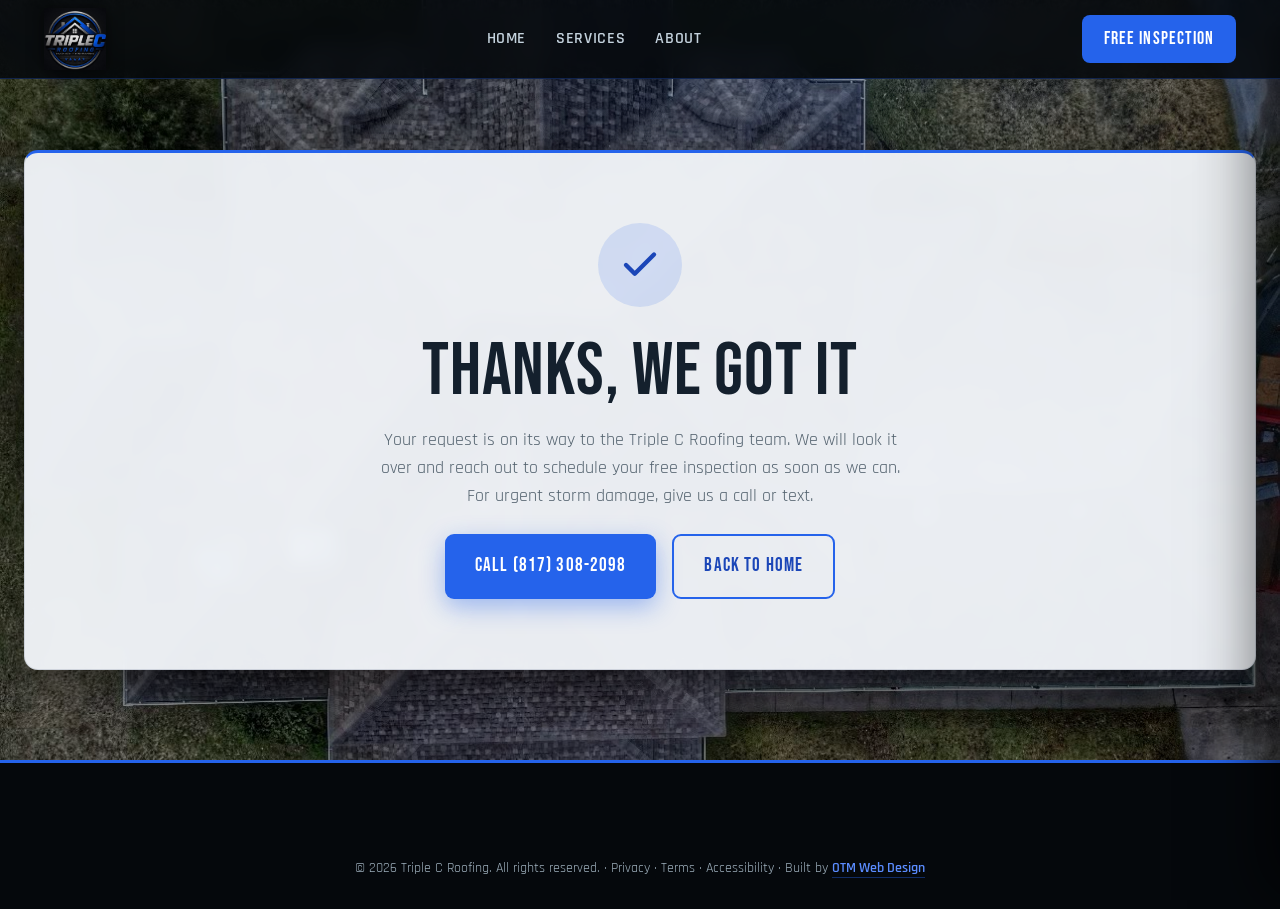
<file: thank-you.html>
<!DOCTYPE html>
<html lang="en">
<head>
  <meta charset="UTF-8">
  <meta name="viewport" content="width=device-width, initial-scale=1.0">

  <title>Thank You | Triple C Roofing</title>
  <meta name="description" content="Thanks for reaching out to Triple C Roofing. Your inspection request is in and we will get back to you soon.">
  <link rel="canonical" href="https://one-true-mission.github.io/triplec-roofing/thank-you.html">
  <meta name="robots" content="noindex">

  <link rel="preconnect" href="https://fonts.googleapis.com">
  <link rel="preconnect" href="https://fonts.gstatic.com" crossorigin>
  <link href="https://fonts.googleapis.com/css2?family=Bebas+Neue&family=Rajdhani:wght@400;500;600;700&display=swap" rel="stylesheet">

  <link rel="stylesheet" href="styles.css">
</head>
<body data-page="thankyou">

  <nav class="nav">
    <div class="nav-inner">
      <a class="brand" href="index.html" aria-label="Triple C Roofing home">
        <img src="assets/logo.png" alt="Triple C Roofing logo" onerror="this.style.display='none'">
      </a>
      <ul class="nav-links">
        <li><a href="index.html" data-nav="home">Home</a></li>
        <li><a href="services.html" data-nav="services">Services</a></li>
        <li><a href="about.html" data-nav="about">About</a></li>
      </ul>
      <a href="book.html" class="nav-cta">Free Inspection</a>
      <button class="hamburger" aria-label="Open menu" aria-expanded="false"><span></span><span></span><span></span></button>
    </div>
  </nav>

  <div class="nav-backdrop"></div>
  <aside class="mobile-menu" aria-label="Mobile navigation">
    <a href="index.html" data-nav="home">Home</a>
    <a href="services.html" data-nav="services">Services</a>
    <a href="about.html" data-nav="about">About</a>
    <a href="book.html" data-nav="book">Book</a>
    <a href="book.html" class="btn">Free Inspection</a>
  </aside>

  <section class="thankyou">
    <div class="container">
      <div class="thankyou-card">
        <div class="thankyou-icon" aria-hidden="true">
          <svg viewBox="0 0 24 24" fill="none" stroke="currentColor" stroke-width="2.5" stroke-linecap="round" stroke-linejoin="round"><path d="M20 6L9 17l-5-5"/></svg>
        </div>
        <h1>Thanks, We Got It</h1>
        <p>Your request is on its way to the Triple C Roofing team. We will look it over and reach out to schedule your free inspection as soon as we can. For urgent storm damage, give us a call or text.</p>
        <div class="cta-actions">
          <a href="tel:+18173082098" class="btn btn-primary">Call (817) 308-2098</a>
          <a href="index.html" class="btn btn-outline">Back to Home</a>
        </div>
      </div>
    </div>
  </section>

  <footer class="footer">
    <div class="footer-bottom footer-bottom--solo">
      <div>&copy; 2026 Triple C Roofing. All rights reserved. &middot;
        <a href="privacy.html">Privacy</a> &middot;
        <a href="terms.html">Terms</a> &middot;
        <a href="accessibility.html">Accessibility</a> &middot;
        Built by <a href="https://otm-designs.com" target="_blank" rel="noopener">OTM Web Design</a>
      </div>
    </div>
  </footer>

  <script src="script.js"></script>
</body>
</html>
</file>
<file: styles.css>
/* ============================================================
   TRIPLE C ROOFING
   Built by OTM Web Design
   Background build: cool-light porcelain frames floating over a
   dark atmospheric roofline background. Royal-blue brand accent
   with brushed-steel neutrals, matching the TripleC logo.
   ============================================================ */

/* ---------- RESET ---------- */
*, *::before, *::after { box-sizing: border-box; margin: 0; padding: 0; }
html { scroll-behavior: smooth; -webkit-text-size-adjust: 100%; }
img { max-width: 100%; display: block; }
a { text-decoration: none; color: inherit; }
ul { list-style: none; }
button { font-family: inherit; cursor: pointer; border: none; background: none; }
input, textarea, select { font-family: inherit; }

/* ---------- TOKENS ---------- */
:root {
  --accent: #2563eb;
  --accent-bright: #5b8cff;
  --accent-deep: #1b46b8;
  --accent-rgb: 37, 99, 235;

  --ink: #1b2735;
  --ink-soft: #54636f;
  --heading: #14202d;

  --frame: rgba(244, 247, 251, 0.95);
  --frame-card: rgba(255, 255, 255, 0.97);
  --frame-deep: rgba(11, 19, 30, 0.96);
  --frame-deep-text: #eaf1f6;
  --frame-deep-soft: #9fb4c4;

  --footer-bg: #05080c;
  --line: rgba(20, 45, 80, 0.13);

  --bg-fallback: #05070b;
  --media-fallback: linear-gradient(150deg, #131a23 0%, #060a0f 100%);

  --shadow-soft: 0 6px 20px rgba(0, 0, 0, 0.4);
  --shadow-lift: 0 22px 50px rgba(0, 0, 0, 0.55);

  --container: 1240px;
  --radius: 14px;
  --radius-card: 11px;

  --font-display: 'Bebas Neue', 'Arial Narrow', sans-serif;
  --font-body: 'Rajdhani', 'Segoe UI', system-ui, sans-serif;
}

/* ---------- BASE ---------- */
body {
  font-family: var(--font-body);
  font-size: 17px;
  line-height: 1.6;
  color: var(--ink);
  background: var(--bg-fallback);
  overflow-x: hidden;
}
body.nav-open { overflow: hidden; }

body::before {
  content: "";
  position: fixed;
  inset: 0;
  background-image: url('assets/body-bg.jpg');
  background-size: cover;
  background-position: center;
  background-color: var(--bg-fallback);
  filter: brightness(0.62) saturate(1.05);
  z-index: -2;
}
body::after {
  content: "";
  position: fixed;
  inset: 0;
  background: radial-gradient(1200px 600px at 72% -10%, rgba(var(--accent-rgb), 0.18), transparent 60%);
  z-index: -1;
}

h1, h2, h3, h4 {
  font-family: var(--font-display);
  font-weight: 400;
  line-height: 1.02;
  letter-spacing: 0.01em;
  text-transform: uppercase;
  text-wrap: balance;
  color: var(--heading);
}
p { text-wrap: pretty; }

h1 { font-size: clamp(2.8rem, 6vw, 4.6rem); }
h2 { font-size: clamp(2.2rem, 4.5vw, 3.5rem); }
h3 { font-size: clamp(1.5rem, 2.4vw, 2rem); }

.lede { font-size: 1.15rem; color: var(--ink-soft); text-wrap: pretty; }

/* ---------- SHARED LAYOUT ---------- */
.inner { width: 100%; max-width: var(--container); margin: 0 auto; padding: 0 24px; }
section { padding: 90px 0; position: relative; }

.container {
  position: relative;
  width: calc(100% - 48px);
  max-width: var(--container);
  margin: 0 auto;
  background: var(--frame);
  border: 1px solid var(--line);
  border-top: 3px solid var(--accent);
  border-radius: var(--radius);
  box-shadow: var(--shadow-lift);
  backdrop-filter: blur(8px);
  padding: 70px 60px;
}
.container--deep { background: var(--frame-deep); }
.container--deep h2, .container--deep h3 { color: #fff; }
.container--prose { max-width: 880px; }

/* ---------- EYEBROW ---------- */
.eyebrow { display: inline-flex; align-items: center; gap: 12px; font-size: 0.78rem; font-weight: 700; letter-spacing: 0.22em; text-transform: uppercase; color: var(--accent-deep); margin-bottom: 18px; }
.eyebrow::before { content: ""; width: 26px; height: 2px; background: var(--accent); }
.eyebrow--center { justify-content: center; }
.eyebrow--center::after { content: ""; width: 26px; height: 2px; background: var(--accent); }
.hero .eyebrow, .page-hero .eyebrow, .cta .eyebrow, .container--deep .eyebrow { color: var(--accent-bright); }

/* ---------- BUTTONS ---------- */
.btn { display: inline-flex; align-items: center; justify-content: center; gap: 10px; font-family: var(--font-display); font-size: 1.18rem; letter-spacing: 0.06em; text-transform: uppercase; padding: 15px 30px; border-radius: 9px; transition: transform 0.2s ease, background 0.2s ease, color 0.2s ease, box-shadow 0.2s ease; }
.btn-primary { background: var(--accent); color: #fff; box-shadow: 0 8px 24px rgba(var(--accent-rgb), 0.4); }
.btn-primary:hover { background: var(--accent-bright); transform: translateY(-3px); box-shadow: 0 12px 30px rgba(var(--accent-rgb), 0.5); }
.btn-outline { border: 2px solid var(--accent); color: var(--accent-deep); }
.btn-outline:hover { background: var(--accent); color: #fff; transform: translateY(-3px); }
.cta .btn-outline { color: var(--accent-bright); border-color: var(--accent-bright); }
.btn-ghost { border: 2px solid rgba(255, 255, 255, 0.5); color: #fff; }
.btn-ghost:hover { background: #fff; color: #06080b; transform: translateY(-3px); }
.btn-block { width: 100%; }

/* ============================================================
   NAV
   ============================================================ */
.nav { position: fixed; top: 0; left: 0; right: 0; z-index: 300; background: rgba(5, 8, 12, 0.88); backdrop-filter: blur(10px); border-bottom: 1px solid rgba(var(--accent-rgb), 0.28); }
.nav-inner { display: flex; align-items: center; justify-content: space-between; max-width: var(--container); margin: 0 auto; padding: 8px 24px; }
.brand { display: flex; align-items: center; }
.brand img { height: 62px; width: auto; filter: drop-shadow(0 2px 8px rgba(0, 0, 0, 0.6)); transition: transform 0.25s ease; }
.brand:hover img { transform: scale(1.04); }
.nav-links { display: flex; align-items: center; gap: 30px; }
.nav-links a { font-size: 1.02rem; font-weight: 600; letter-spacing: 0.04em; text-transform: uppercase; color: #c4d2dd; padding: 6px 0; position: relative; transition: color 0.2s ease; }
.nav-links a::after { content: ""; position: absolute; left: 0; bottom: 0; width: 0; height: 2px; background: var(--accent); transition: width 0.25s ease; }
.nav-links a:hover, .nav-links a.is-active { color: #fff; }
.nav-links a:hover::after, .nav-links a.is-active::after { width: 100%; }
.nav-cta { font-family: var(--font-display); font-size: 1.1rem; letter-spacing: 0.06em; background: var(--accent); color: #fff !important; padding: 10px 22px; border-radius: 8px; transition: background 0.2s ease, transform 0.2s ease; }
.nav-cta::after { display: none; }
.nav-cta:hover { background: var(--accent-bright); transform: translateY(-2px); }

/* ---------- HAMBURGER ---------- */
.hamburger { display: none; position: relative; width: 48px; height: 48px; margin-left: auto; z-index: 220; }
.hamburger span { position: absolute; left: 11px; width: 26px; height: 2.5px; background: var(--accent-bright); border-radius: 2px; transition: transform 0.3s cubic-bezier(0.5, 0, 0.2, 1), opacity 0.3s cubic-bezier(0.5, 0, 0.2, 1); }
.hamburger span:nth-child(1) { top: 16px; }
.hamburger span:nth-child(2) { top: 22.75px; }
.hamburger span:nth-child(3) { top: 29.5px; }
.hamburger.is-open span:nth-child(1) { transform: translateY(6.75px) rotate(45deg); }
.hamburger.is-open span:nth-child(2) { opacity: 0; }
.hamburger.is-open span:nth-child(3) { transform: translateY(-6.75px) rotate(-45deg); }

/* ---------- MOBILE MENU ---------- */
.nav-backdrop { position: fixed; inset: 0; background: rgba(0, 0, 0, 0.6); backdrop-filter: blur(2px); opacity: 0; pointer-events: none; transition: opacity 0.35s ease; z-index: 200; }
.nav-backdrop.is-open { opacity: 1; pointer-events: auto; }
.mobile-menu { position: fixed; top: 0; right: 0; bottom: 0; width: min(78vw, 360px); background: linear-gradient(165deg, #090d12 0%, #0f151d 60%, #0b1117 100%); border-left: 3px solid var(--accent); box-shadow: -20px 0 60px rgba(0, 0, 0, 0.6); padding: 96px 32px 50px; transform: translateX(100%); transition: transform 0.4s cubic-bezier(0.5, 0, 0.2, 1); z-index: 210; display: flex; flex-direction: column; }
.mobile-menu.is-open { transform: translateX(0); }
.mobile-menu a { font-family: var(--font-display); font-size: 1.55rem; letter-spacing: 0.1em; text-transform: uppercase; color: #e8eef3; padding: 18px 0; border-bottom: 1px solid rgba(var(--accent-rgb), 0.22); transition: color 0.3s cubic-bezier(0.5, 0, 0.2, 1), padding-left 0.3s cubic-bezier(0.5, 0, 0.2, 1); }
.mobile-menu a:hover, .mobile-menu a.is-active { color: var(--accent-bright); padding-left: 10px; }
.mobile-menu .btn { margin-top: 26px; width: 100%; background: var(--accent); color: #fff; }
.mobile-menu .btn:hover { background: var(--accent-bright); }

/* ============================================================
   HERO
   ============================================================ */
.hero { position: relative; min-height: 90vh; display: flex; align-items: center; padding: 140px 0 90px; background-color: #05070b; background-size: cover; background-position: center; overflow: hidden; }
.hero::before { content: ""; position: absolute; inset: 0; background: linear-gradient(100deg, rgba(4, 6, 10, 0.92) 0%, rgba(4, 6, 10, 0.74) 44%, rgba(4, 6, 10, 0.34) 100%); }
.hero-content { position: relative; max-width: 740px; }
.hero h1 { color: #fff; margin-bottom: 22px; }
.hero h1 span { color: var(--accent-bright); }
.hero p { color: #cdd9e2; font-size: 1.22rem; max-width: 600px; margin-bottom: 34px; }
.hero-actions { display: flex; flex-wrap: wrap; gap: 16px; }
.hero-trust { display: flex; flex-wrap: wrap; gap: 14px 28px; margin-top: 38px; }
.hero-trust span { display: inline-flex; align-items: center; gap: 9px; font-size: 0.92rem; font-weight: 600; letter-spacing: 0.04em; text-transform: uppercase; color: #c4d2dd; }
.hero-trust span::before { content: ""; width: 8px; height: 8px; border-radius: 50%; background: var(--accent); box-shadow: 0 0 10px rgba(var(--accent-rgb), 0.9); }

/* ---------- PAGE HERO ---------- */
.page-hero { position: relative; display: flex; align-items: center; text-align: center; min-height: 48vh; padding: 150px 0 80px; background-color: #05070b; background-size: cover; background-position: center; border-bottom: 3px solid var(--accent); overflow: hidden; }
.page-hero::before { content: ""; position: absolute; inset: 0; background: linear-gradient(180deg, rgba(4, 6, 10, 0.76) 0%, rgba(4, 6, 10, 0.61) 100%); }
.page-hero .inner { position: relative; max-width: 840px; }
.page-hero .eyebrow { justify-content: center; }
.page-hero h1 { color: #fff; margin-bottom: 18px; }
.page-hero p { color: #cdd9e2; font-size: 1.15rem; max-width: 640px; margin: 0 auto; }
.page-hero--short { min-height: 30vh; padding: 140px 0 56px; background-image: linear-gradient(150deg, #0d141c 0%, #05070b 100%); }
.page-hero--short::before { background: none; }
.page-hero--short p { color: var(--accent-bright); font-weight: 600; letter-spacing: 0.05em; text-transform: uppercase; font-size: 0.92rem; }

/* ---------- HERO-TO-CONTENT TRANSITION (inner pages, no marquee) ---------- */
.page-hero + section .container::after,
.page-hero + section > .container::after { content: ""; position: absolute; top: -3px; left: 50%; transform: translateX(-50%); width: 90px; height: 3px; background: var(--accent); border-radius: 0 0 3px 3px; box-shadow: 0 0 14px rgba(var(--accent-rgb), 0.7); }

/* ============================================================
   MARQUEE
   ============================================================ */
.marquee { background: var(--frame-deep); border-top: 2px solid var(--accent); border-bottom: 2px solid var(--accent); overflow: hidden; }
.marquee-track { display: flex; width: max-content; animation: marquee 38s linear infinite; }
.marquee:hover .marquee-track { animation-play-state: paused; }
.marquee-item { display: inline-flex; align-items: center; padding: 18px 0; font-family: var(--font-display); font-size: 1.3rem; letter-spacing: 0.08em; color: var(--frame-deep-text); white-space: nowrap; }
.marquee-item::after { content: ""; display: inline-block; width: 7px; height: 7px; border-radius: 50%; background: var(--accent); margin: 0 28px; }
@keyframes marquee { from { transform: translateX(0); } to { transform: translateX(-50%); } }
@media (prefers-reduced-motion: reduce) { .marquee-track { animation: none; flex-wrap: wrap; justify-content: center; } }

/* ============================================================
   SECTION HEADS + INTRO
   ============================================================ */
.section-head { max-width: 760px; margin-bottom: 48px; }
.section-head.center { margin-left: auto; margin-right: auto; text-align: center; }
.section-head p { margin-top: 14px; }

.intro-grid { display: grid; grid-template-columns: 1fr 1fr; gap: 54px; align-items: center; }
.intro-media { position: relative; min-height: 400px; border-radius: var(--radius-card); background: var(--media-fallback); box-shadow: var(--shadow-soft); overflow: hidden; border: 1px solid var(--line); }
.intro-media img { width: 100%; height: 100%; min-height: 400px; object-fit: cover; }
.intro-badge { position: absolute; bottom: 22px; left: 22px; background: var(--frame-deep); color: #fff; padding: 16px 22px; border-radius: 10px; border-left: 3px solid var(--accent); box-shadow: var(--shadow-lift); z-index: 2; }
.intro-badge strong { display: block; font-family: var(--font-display); font-size: 2rem; color: var(--accent-bright); line-height: 1; }
.intro-badge span { font-size: 0.82rem; letter-spacing: 0.12em; text-transform: uppercase; color: var(--frame-deep-soft); }
.intro-copy h2 { margin-bottom: 18px; }
.intro-copy p { color: var(--ink-soft); }
.intro-copy p + p { margin-top: 16px; }
.intro-list { margin-top: 24px; display: grid; gap: 12px; }
.intro-list li { display: flex; gap: 12px; font-weight: 600; color: var(--ink); }
.intro-list li::before { content: "\2713"; color: var(--accent-deep); font-weight: 700; }

/* ---------- CHECKLIST (services includes) ---------- */
.checklist { display: grid; grid-template-columns: 1fr 1fr; gap: 14px 34px; margin-top: 8px; }
.checklist li { display: flex; gap: 12px; font-weight: 600; color: var(--ink); }
.checklist li::before { content: "\2713"; color: var(--accent-deep); font-weight: 700; flex-shrink: 0; }

/* ---------- TEAM CARDS ---------- */
.team-card .eyebrow { margin-bottom: 10px; }
.team-card h3 { margin-bottom: 12px; }
.team-card p { color: var(--ink-soft); }
.team-card p + p { margin-top: 12px; }

/* ---------- CARD GRID ---------- */
.card-grid { display: grid; grid-template-columns: repeat(3, 1fr); gap: 26px; }
.card { background: var(--frame-card); border: 1px solid var(--line); border-radius: var(--radius-card); padding: 34px; box-shadow: var(--shadow-soft); transition: transform 0.25s ease, box-shadow 0.25s ease, border-color 0.25s ease; }
.card:hover { transform: translateY(-4px); box-shadow: var(--shadow-lift); border-color: var(--accent); }
.card-icon { width: 54px; height: 54px; display: flex; align-items: center; justify-content: center; border-radius: 11px; background: rgba(var(--accent-rgb), 0.14); color: var(--accent-deep); margin-bottom: 20px; }
.card-icon svg { width: 28px; height: 28px; }
.card h3 { margin-bottom: 12px; }
.card p { color: var(--ink-soft); }
.services-more { text-align: center; margin-top: 40px; }
.services-note { max-width: 640px; margin: 50px auto 0; padding: 38px; text-align: center; background: var(--frame-card); border: 1px solid var(--line); border-radius: var(--radius-card); box-shadow: var(--shadow-soft); }
.services-note h3 { margin-bottom: 12px; }
.services-note p { color: var(--ink-soft); margin-bottom: 24px; }

/* ---------- STATS ---------- */
.stats-grid { display: grid; grid-template-columns: repeat(4, 1fr); gap: 30px; text-align: center; }
.stat strong { display: block; font-family: var(--font-display); font-size: clamp(2.6rem, 4vw, 3.6rem); color: var(--accent-bright); line-height: 1; }
.stat span { display: block; margin-top: 10px; font-size: 0.92rem; letter-spacing: 0.06em; text-transform: uppercase; color: var(--frame-deep-soft); }

/* ---------- PROCESS ---------- */
.process-grid { display: grid; grid-template-columns: repeat(4, 1fr); gap: 26px; }
.step { position: relative; background: var(--frame-card); border: 1px solid var(--line); border-radius: var(--radius-card); padding: 32px 30px; box-shadow: var(--shadow-soft); transition: transform 0.25s ease, box-shadow 0.25s ease, border-color 0.25s ease; }
.step:hover { transform: translateY(-4px); box-shadow: var(--shadow-lift); border-color: var(--accent); }
.step-num { font-family: var(--font-display); font-size: 2.6rem; color: var(--accent); line-height: 1; display: block; margin-bottom: 12px; }
.step h3 { font-size: 1.35rem; margin-bottom: 10px; }
.step p { color: var(--ink-soft); font-size: 0.98rem; }

/* ============================================================
   GALLERY CAROUSEL (peek / featured pattern)
   ============================================================ */
.car-viewport { position: relative; overflow: hidden; padding: 32px 0; }
.car-track {
  --slide-w: 60%;
  --prev-x: -150%;
  --next-x: 50%;
  --track-h: 33.75%;
  position: relative;
  width: 100%;
  padding-bottom: var(--track-h);
}
.car-slide {
  position: absolute;
  top: 0;
  left: 50%;
  width: var(--slide-w);
  aspect-ratio: 16 / 9;
  border-radius: var(--radius-card);
  background-color: #0c131c;
  background-size: cover;
  background-position: center;
  background-repeat: no-repeat;
  transform: translateX(150%) scale(0.82);
  opacity: 0;
  pointer-events: none;
  z-index: 1;
  transition: transform 0.65s cubic-bezier(0.5, 0.05, 0.2, 1), opacity 0.5s ease, box-shadow 0.65s ease;
}
.car-slide.is-far-left { transform: translateX(-250%) scale(0.82); opacity: 0; pointer-events: none; z-index: 1; }
.car-slide.is-prev { transform: translateX(var(--prev-x)) scale(0.82); opacity: 0.7; pointer-events: auto; z-index: 2; cursor: pointer; box-shadow: 0 8px 20px rgba(0, 0, 0, 0.22); }
.car-slide.is-active { transform: translateX(-50%) scale(1); opacity: 1; pointer-events: auto; z-index: 3; box-shadow: 0 0 0 4px var(--accent), 0 26px 60px rgba(0, 0, 0, 0.48); }
.car-slide.is-next { transform: translateX(var(--next-x)) scale(0.82); opacity: 0.7; pointer-events: auto; z-index: 2; cursor: pointer; box-shadow: 0 8px 20px rgba(0, 0, 0, 0.22); }
.car-slide.is-far-right { transform: translateX(150%) scale(0.82); opacity: 0; pointer-events: none; z-index: 1; }
.car-controls { display: flex; align-items: center; justify-content: center; gap: 18px; margin-top: 30px; }
.car-btn { width: 44px; height: 44px; border-radius: 50%; border: 2px solid var(--accent); color: var(--accent-deep); display: flex; align-items: center; justify-content: center; transition: background 0.2s ease, color 0.2s ease, transform 0.2s ease; }
.car-btn:hover { background: var(--accent); color: #fff; transform: translateY(-2px); }
.car-btn svg { width: 20px; height: 20px; }
.car-dots { display: flex; gap: 10px; flex-wrap: wrap; justify-content: center; }
.car-dot { width: 10px; height: 10px; border-radius: 50%; background: rgba(var(--accent-rgb), 0.3); transition: background 0.2s ease, transform 0.2s ease; }
.car-dot.is-active { background: var(--accent); transform: scale(1.3); }

/* ============================================================
   REVIEWS / TESTIMONIALS CAROUSEL
   ============================================================ */
.reviews-viewport { position: relative; max-width: 880px; margin: 0 auto; overflow: hidden; }
.reviews-track { display: flex; transition: transform 0.55s cubic-bezier(0.5, 0.05, 0.2, 1); }
.review { min-width: 100%; padding: 22px 26px; }
.review-card { background: var(--frame-card); border: 1px solid var(--line); border-left: 3px solid var(--accent); border-radius: var(--radius-card); box-shadow: 0 12px 30px rgba(15, 30, 50, 0.12); padding: 38px 42px; }
.review-quote { font-size: 1.32rem; line-height: 1.5; color: var(--heading); font-weight: 500; text-wrap: pretty; }
.review-quote::before { content: "\201C"; font-family: var(--font-display); color: var(--accent); font-size: 2.6rem; line-height: 0; vertical-align: -0.35em; margin-right: 6px; }
.review-stars { display: flex; gap: 4px; margin: 22px 0 14px; color: var(--accent); }
.review-stars svg { width: 20px; height: 20px; }
.review-name { font-family: var(--font-display); font-size: 1.4rem; letter-spacing: 0.04em; color: var(--accent-deep); }
.review-meta { font-size: 0.86rem; letter-spacing: 0.06em; text-transform: uppercase; color: var(--ink-soft); margin-top: 2px; }
.reviews-controls { display: flex; align-items: center; justify-content: center; gap: 18px; margin-top: 34px; }
.rev-btn { width: 44px; height: 44px; border-radius: 50%; border: 2px solid var(--accent); color: var(--accent-deep); display: flex; align-items: center; justify-content: center; transition: background 0.2s ease, color 0.2s ease, transform 0.2s ease; }
.rev-btn:hover { background: var(--accent); color: #fff; transform: translateY(-2px); }
.rev-btn svg { width: 20px; height: 20px; }
.rev-dots { display: flex; gap: 10px; }
.rev-dot { width: 10px; height: 10px; border-radius: 50%; background: rgba(var(--accent-rgb), 0.3); transition: background 0.2s ease, transform 0.2s ease; }
.rev-dot.is-active { background: var(--accent); transform: scale(1.3); }

/* ============================================================
   CTA STRIP
   ============================================================ */
.cta { position: relative; overflow: hidden; backdrop-filter: none; text-align: center; color: #fff; background-color: #05070b; background-image: linear-gradient(180deg, rgba(5, 8, 12, 0.6), rgba(5, 8, 12, 0.64)), url('assets/cta-banner.jpg'); background-size: cover; background-position: center; }
.cta > * { position: relative; }
.cta h2 { color: #fff; font-size: clamp(1.9rem, 3.2vw, 2.7rem); margin-bottom: 16px; }
.cta p { color: #cdd9e2; max-width: 650px; margin: 0 auto 28px; }
.cta-actions { display: flex; flex-wrap: wrap; gap: 16px; justify-content: center; }
.cta-trust { display: flex; justify-content: center; gap: 20px; flex-wrap: wrap; margin-top: 36px; padding-top: 28px; border-top: 1px solid rgba(255, 255, 255, 0.16); }
.cta-trust div { min-width: 120px; }
.cta-trust strong { display: block; font-family: var(--font-display); font-size: 1.9rem; color: var(--accent-bright); line-height: 1; }
.cta-trust span { font-size: 0.78rem; letter-spacing: 0.08em; text-transform: uppercase; color: #c4d2dd; }

/* ============================================================
   FOOTER
   ============================================================ */
.footer { background: var(--footer-bg); border-top: 3px solid var(--accent); color: #9fb0bd; padding: 70px 0 30px; }
.footer-grid { display: grid; grid-template-columns: 1.5fr 1fr 1fr 1fr; gap: 40px; max-width: var(--container); margin: 0 auto; padding: 0 24px; }
.footer-brand .brand-mark { font-family: var(--font-display); font-size: 1.7rem; letter-spacing: 0.06em; color: #fff; }
.footer-brand p { margin-top: 16px; font-size: 0.96rem; max-width: 300px; }
.footer h4 { font-family: var(--font-display); font-size: 1.2rem; letter-spacing: 0.08em; color: #fff; margin-bottom: 18px; }
.footer ul li { margin-bottom: 11px; }
.footer ul a, .footer-contact a, .footer-contact span { color: #9fb0bd; font-size: 0.96rem; transition: color 0.2s ease; }
.footer ul a:hover, .footer-contact a:hover { color: var(--accent-bright); }
.footer-contact li { display: flex; gap: 10px; align-items: flex-start; }
.footer-bottom { max-width: var(--container); margin: 50px auto 0; padding: 24px 24px 0; border-top: 1px solid rgba(255, 255, 255, 0.1); display: flex; flex-wrap: wrap; justify-content: space-between; align-items: center; gap: 14px; font-size: 0.88rem; }
.footer-bottom--solo { justify-content: center; text-align: center; border-top: none; margin-top: 0; }
.footer-social { display: flex; gap: 14px; }
.footer-social a { width: 38px; height: 38px; display: flex; align-items: center; justify-content: center; border-radius: 8px; background: rgba(255, 255, 255, 0.06); color: #9fb0bd; transition: background 0.2s ease, color 0.2s ease; }
.footer-social a:hover { background: var(--accent); color: #fff; }
.footer-social svg { width: 18px; height: 18px; }

a[href*="otm-designs"] { color: var(--accent-bright); font-weight: 600; border-bottom: 1px solid rgba(var(--accent-rgb), 0.4); }
a[href*="otm-designs"]:hover { color: #fff; border-color: #fff; }

/* ============================================================
   FORMS / CONTACT
   ============================================================ */
.contact-grid { display: grid; grid-template-columns: 1fr 1.25fr; gap: 44px; align-items: start; }
.contact-info h2 { margin-bottom: 16px; }
.contact-info > p { color: var(--ink-soft); margin-bottom: 26px; }
.contact-list { display: grid; gap: 16px; margin-bottom: 30px; }
.contact-list li { display: flex; flex-direction: column; gap: 4px; padding-bottom: 15px; border-bottom: 1px solid var(--line); }
.contact-label { font-size: 0.74rem; font-weight: 700; letter-spacing: 0.14em; text-transform: uppercase; color: var(--accent-deep); }
.contact-list a { color: var(--ink); font-weight: 600; transition: color 0.2s ease; }
.contact-list a:hover { color: var(--accent-deep); }
.contact-trust { display: flex; gap: 26px; flex-wrap: wrap; }
.contact-trust strong { display: block; font-family: var(--font-display); font-size: 1.8rem; color: var(--accent-deep); line-height: 1; }
.contact-trust span { font-size: 0.74rem; letter-spacing: 0.08em; text-transform: uppercase; color: var(--ink-soft); }

.form-card { background: var(--frame-card); border: 1px solid var(--line); border-radius: var(--radius-card); padding: 38px; box-shadow: var(--shadow-soft); }
.field { margin-bottom: 20px; }
.field label { display: block; font-weight: 700; letter-spacing: 0.04em; text-transform: uppercase; font-size: 0.82rem; margin-bottom: 8px; color: var(--ink); }
.field input, .field textarea, .field select { width: 100%; padding: 13px 15px; border: 1px solid var(--line); border-radius: 8px; background: #fff; color: var(--ink); font-size: 1rem; transition: border-color 0.2s ease, box-shadow 0.2s ease; }
.field input::placeholder, .field textarea::placeholder { color: #97a3ad; }
.field input:focus, .field textarea:focus, .field select:focus { outline: none; border-color: var(--accent); box-shadow: 0 0 0 3px rgba(var(--accent-rgb), 0.25); }
.field textarea { min-height: 130px; resize: vertical; }
.field select option { background: #fff; color: var(--ink); }
.field-row { display: grid; grid-template-columns: 1fr 1fr; gap: 18px; }
.form-fineprint { margin-top: 14px; font-size: 0.85rem; color: var(--ink-soft); text-align: center; }

/* ---------- THANK YOU ---------- */
.thankyou { padding-top: 150px; }
.thankyou-card { max-width: 600px; margin: 0 auto; text-align: center; }
.thankyou-icon { width: 84px; height: 84px; margin: 0 auto 28px; border-radius: 50%; background: rgba(var(--accent-rgb), 0.14); display: flex; align-items: center; justify-content: center; color: var(--accent-deep); }
.thankyou-icon svg { width: 42px; height: 42px; }
.thankyou-card h1 { margin-bottom: 16px; }
.thankyou-card p { max-width: 520px; margin: 0 auto 24px; color: var(--ink-soft); font-size: 1.1rem; }
.thankyou-card .cta-actions { justify-content: center; }

/* ---------- PROSE (legal) ---------- */
.prose > p:first-child { font-size: 1.08rem; color: var(--ink); margin-bottom: 8px; }
.prose h2 { font-size: 1.55rem; margin: 34px 0 12px; }
.prose p, .prose li { color: var(--ink-soft); margin-bottom: 12px; }
.prose ul { padding-left: 22px; list-style: disc; margin-bottom: 12px; }
.prose a { color: var(--accent-deep); border-bottom: 1px solid rgba(var(--accent-rgb), 0.4); }
.prose a:hover { color: var(--ink); }

/* ---------- MOBILE CALL BAR ---------- */
.call-bar { display: none; position: fixed; bottom: 0; left: 0; right: 0; z-index: 90; background: var(--accent); color: #fff; text-align: center; padding: 13px; font-family: var(--font-display); font-size: 1.25rem; letter-spacing: 0.06em; box-shadow: 0 -6px 18px rgba(0, 0, 0, 0.4); }
.call-bar:hover { background: var(--accent-bright); }

/* ============================================================
   RESPONSIVE
   ============================================================ */
@media (max-width: 1100px) {
  .container { padding: 50px 36px; }
  .card-grid { grid-template-columns: repeat(2, 1fr); }
  .process-grid { grid-template-columns: repeat(2, 1fr); }
  .stats-grid { grid-template-columns: repeat(2, 1fr); gap: 36px 30px; }
  .footer-grid { grid-template-columns: 1fr 1fr; gap: 36px; }
  .car-track { --slide-w: 72%; --prev-x: -135%; --next-x: 35%; --track-h: 40.5%; }
}
@media (max-width: 900px) {
  section { padding: 70px 0; }
  body { padding-bottom: 52px; }
  .nav-links { display: none; }
  .nav-cta { display: none; }
  .hamburger { display: block; }
  .call-bar { display: block; }
  .intro-grid { grid-template-columns: 1fr; gap: 36px; }
  .contact-grid { grid-template-columns: 1fr; gap: 32px; }
  .hero { min-height: 80vh; }
  .review-quote { font-size: 1.2rem; }
  .car-track { --slide-w: 82%; --prev-x: -125%; --next-x: 25%; --track-h: 46.125%; }
}
@media (max-width: 560px) {
  body { font-size: 16px; }
  .container { width: calc(100% - 32px); padding: 36px 22px; }
  .card-grid { grid-template-columns: 1fr; }
  .process-grid { grid-template-columns: 1fr; }
  .stats-grid { grid-template-columns: 1fr; gap: 28px; }
  .footer-grid { grid-template-columns: 1fr; }
  .field-row { grid-template-columns: 1fr; }
  .review { padding: 12px 2px; }
  .review-card { padding: 26px 22px; }
  .page-hero { padding: 130px 0 64px; }
  .hero-actions { flex-direction: column; }
  .hero-actions .btn { width: 100%; }
  .cta-actions { flex-direction: column; }
  .cta-actions .btn { width: 100%; }
  .car-track { --slide-w: 92%; --track-h: 51.75%; }
  .car-slide.is-prev, .car-slide.is-next { opacity: 0; }
  .checklist { grid-template-columns: 1fr; }
}
</file>
